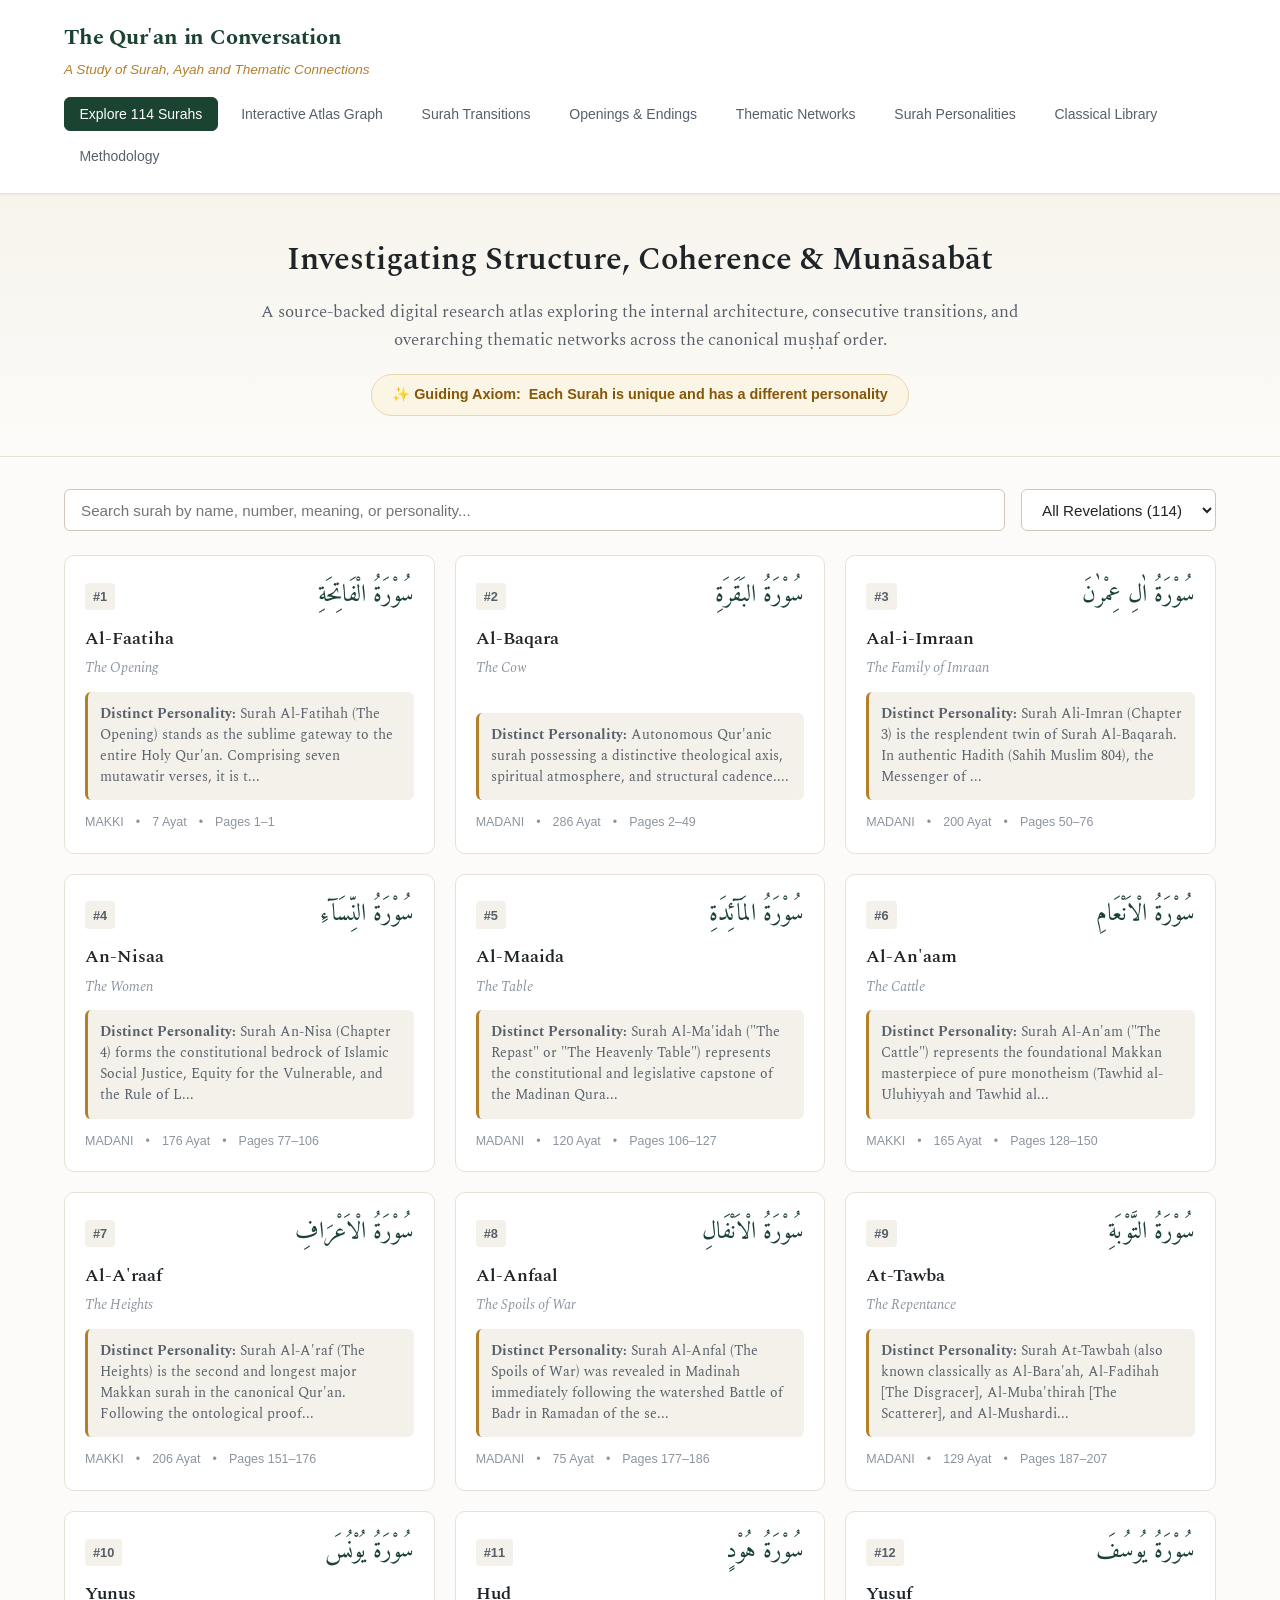
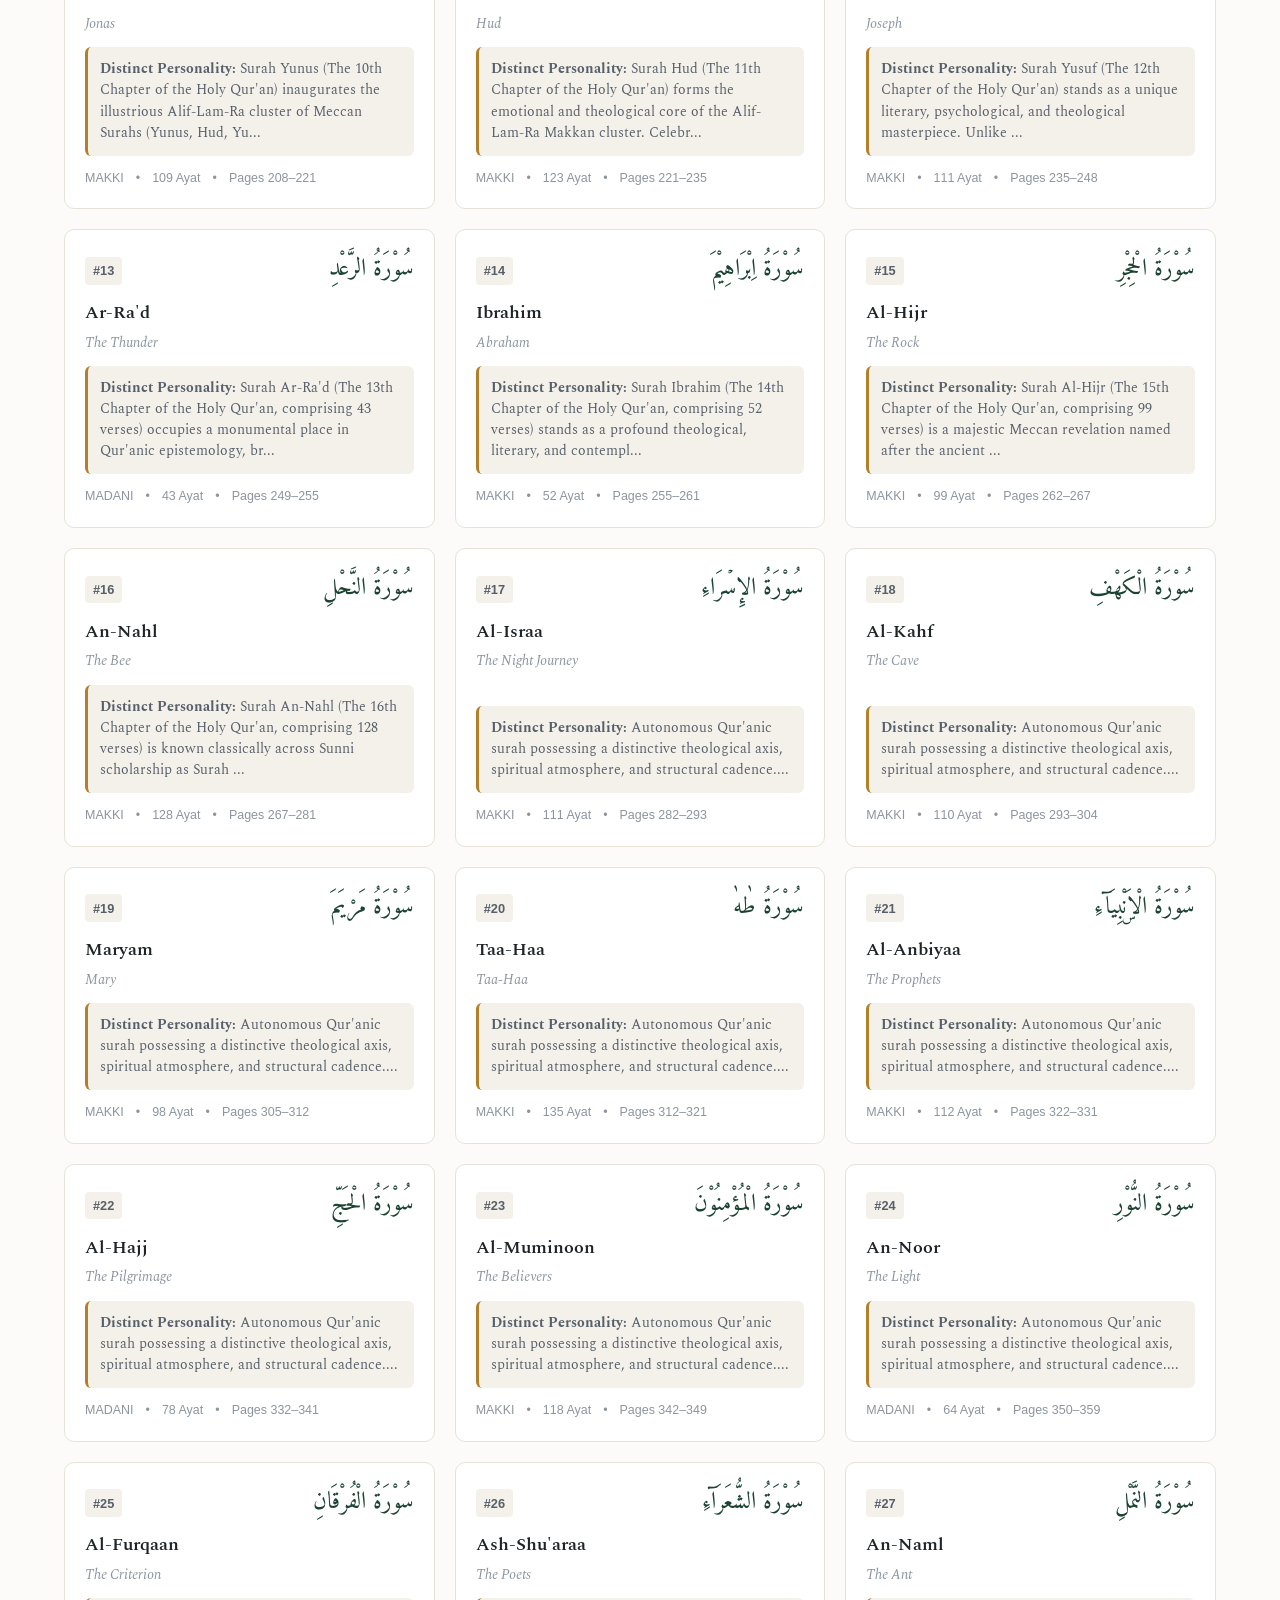
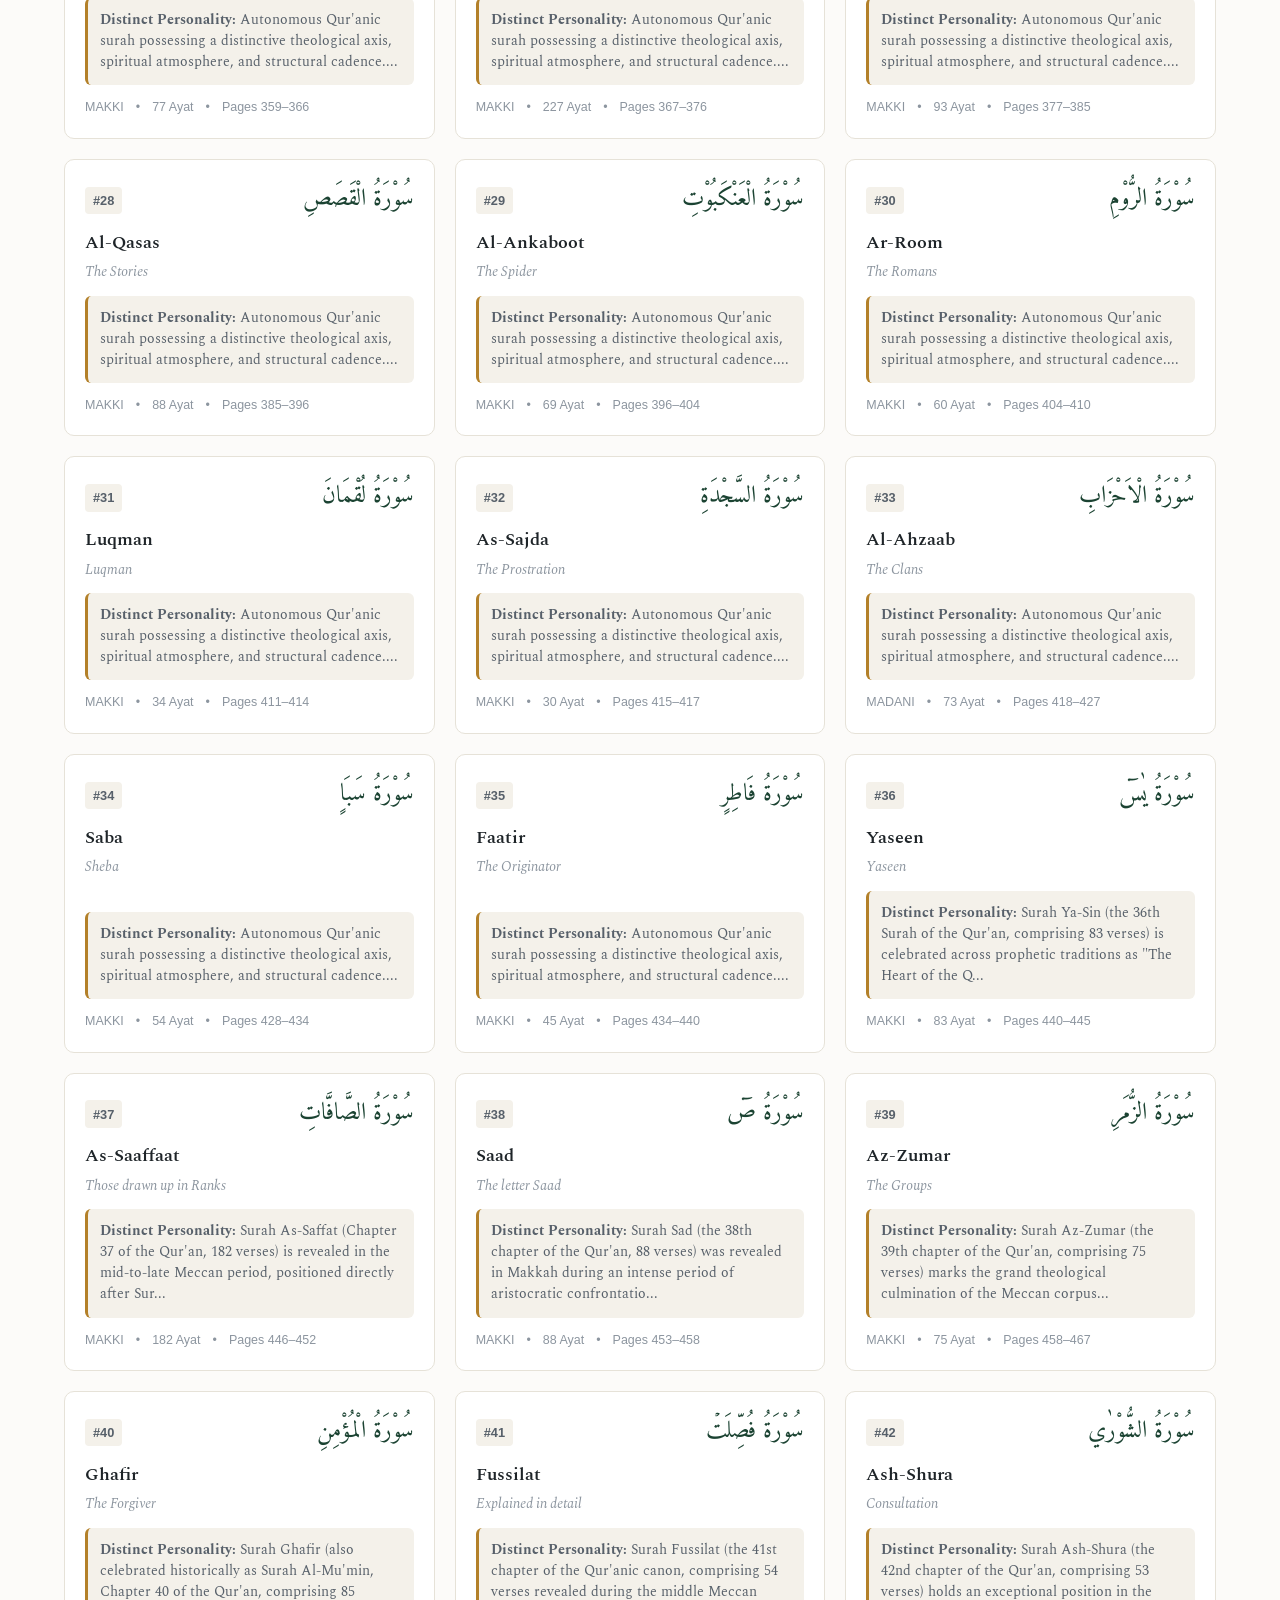
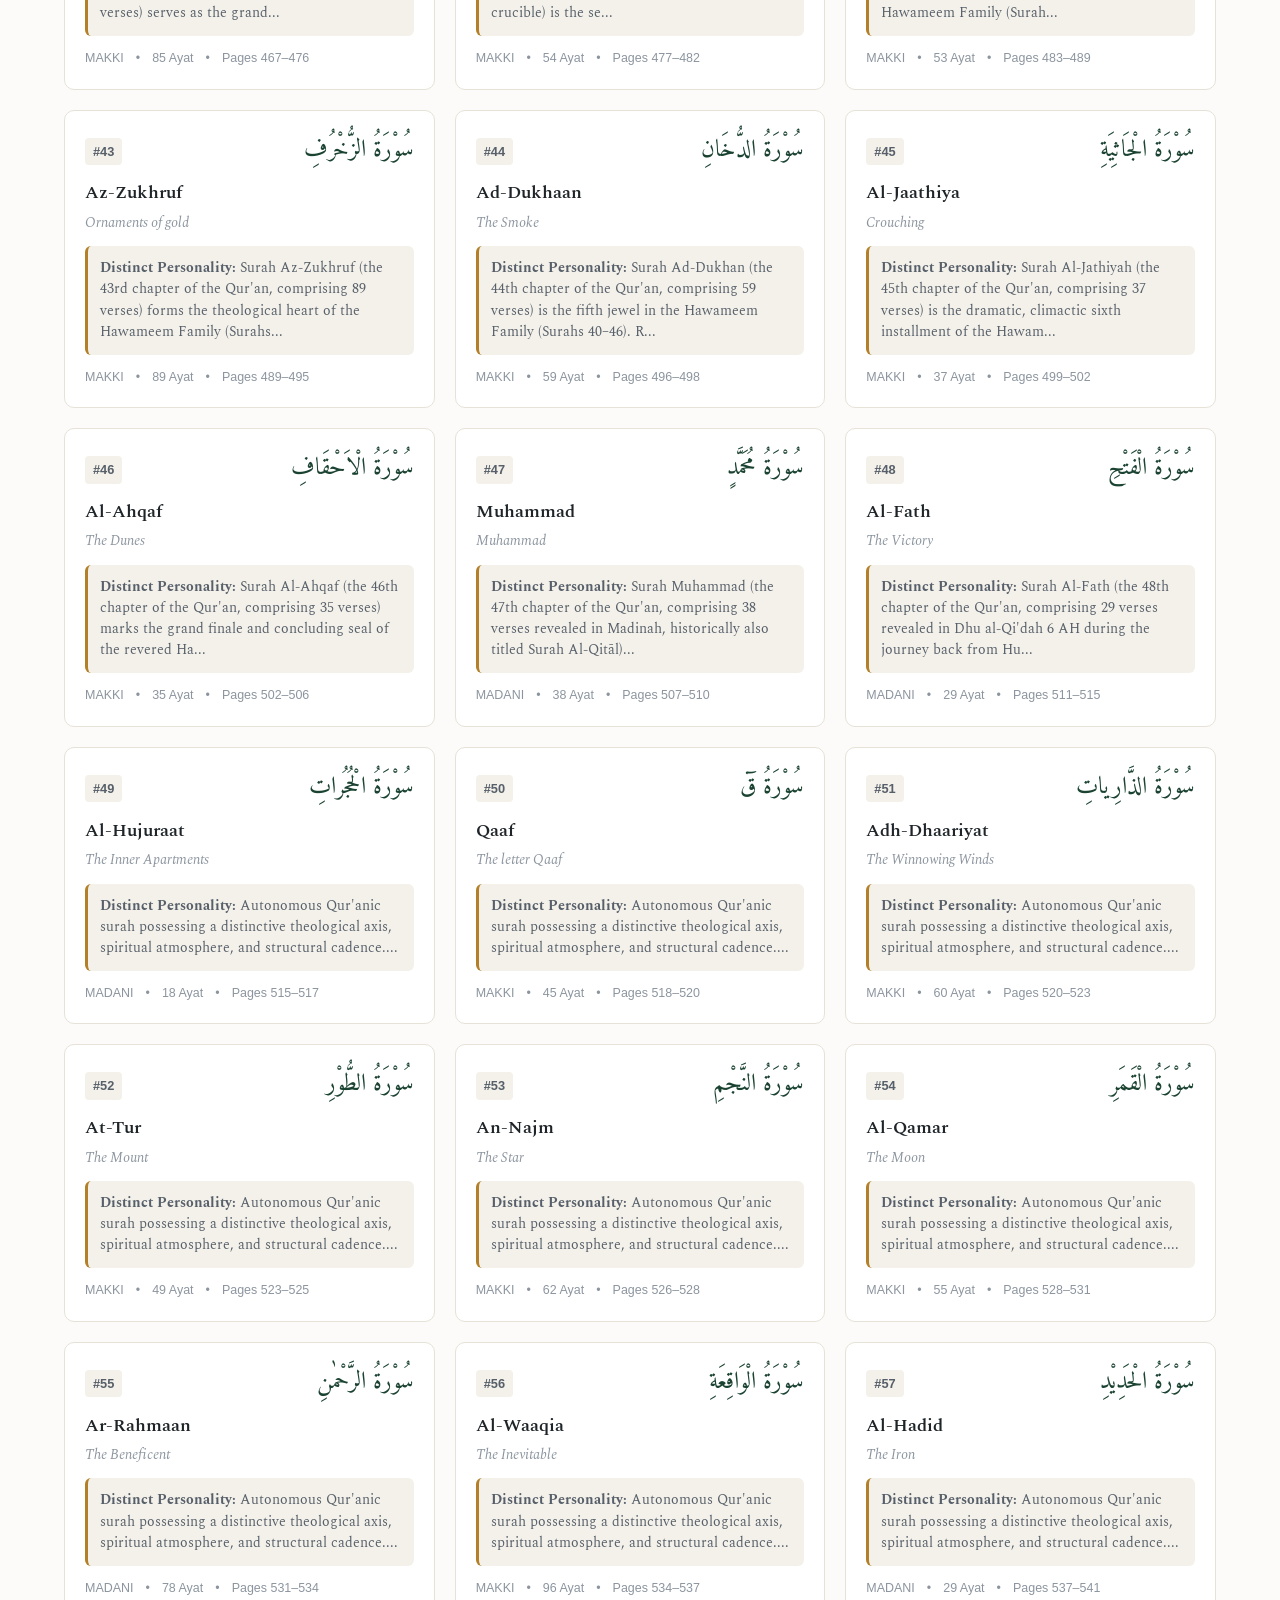
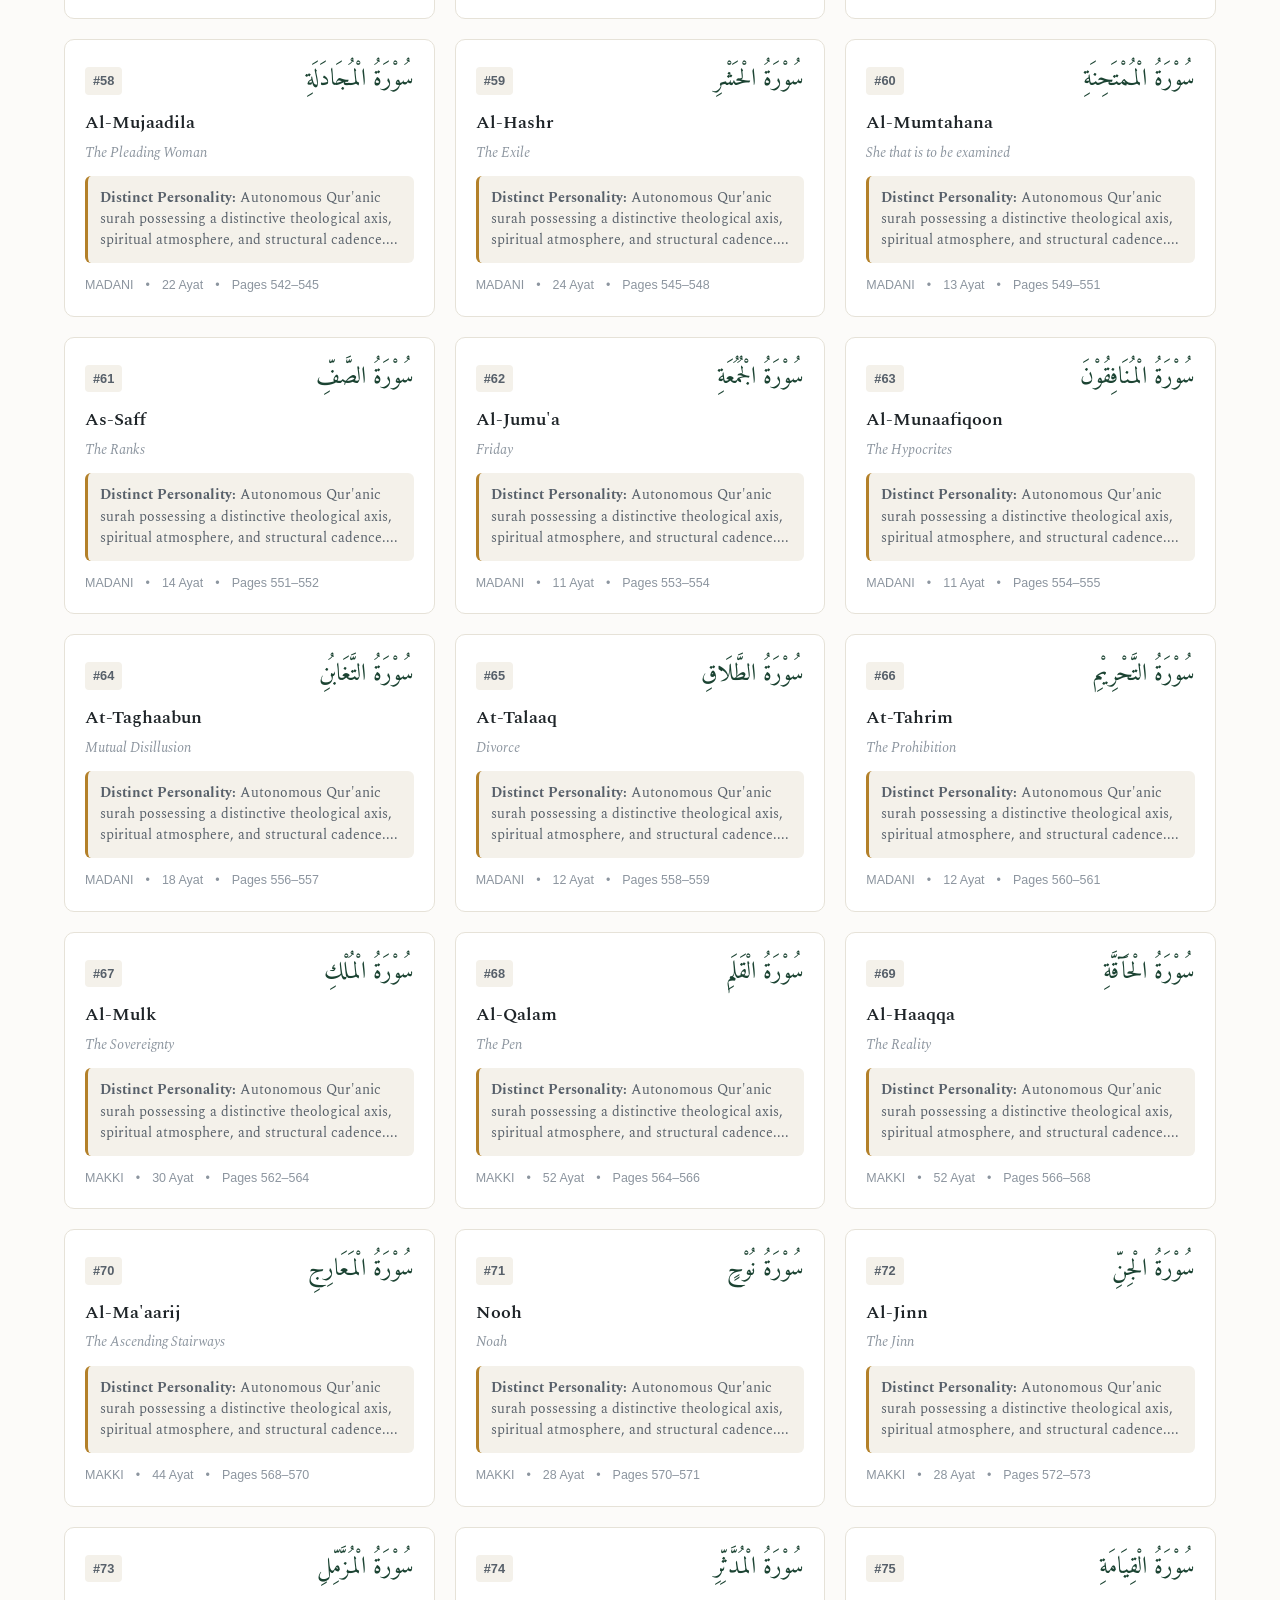
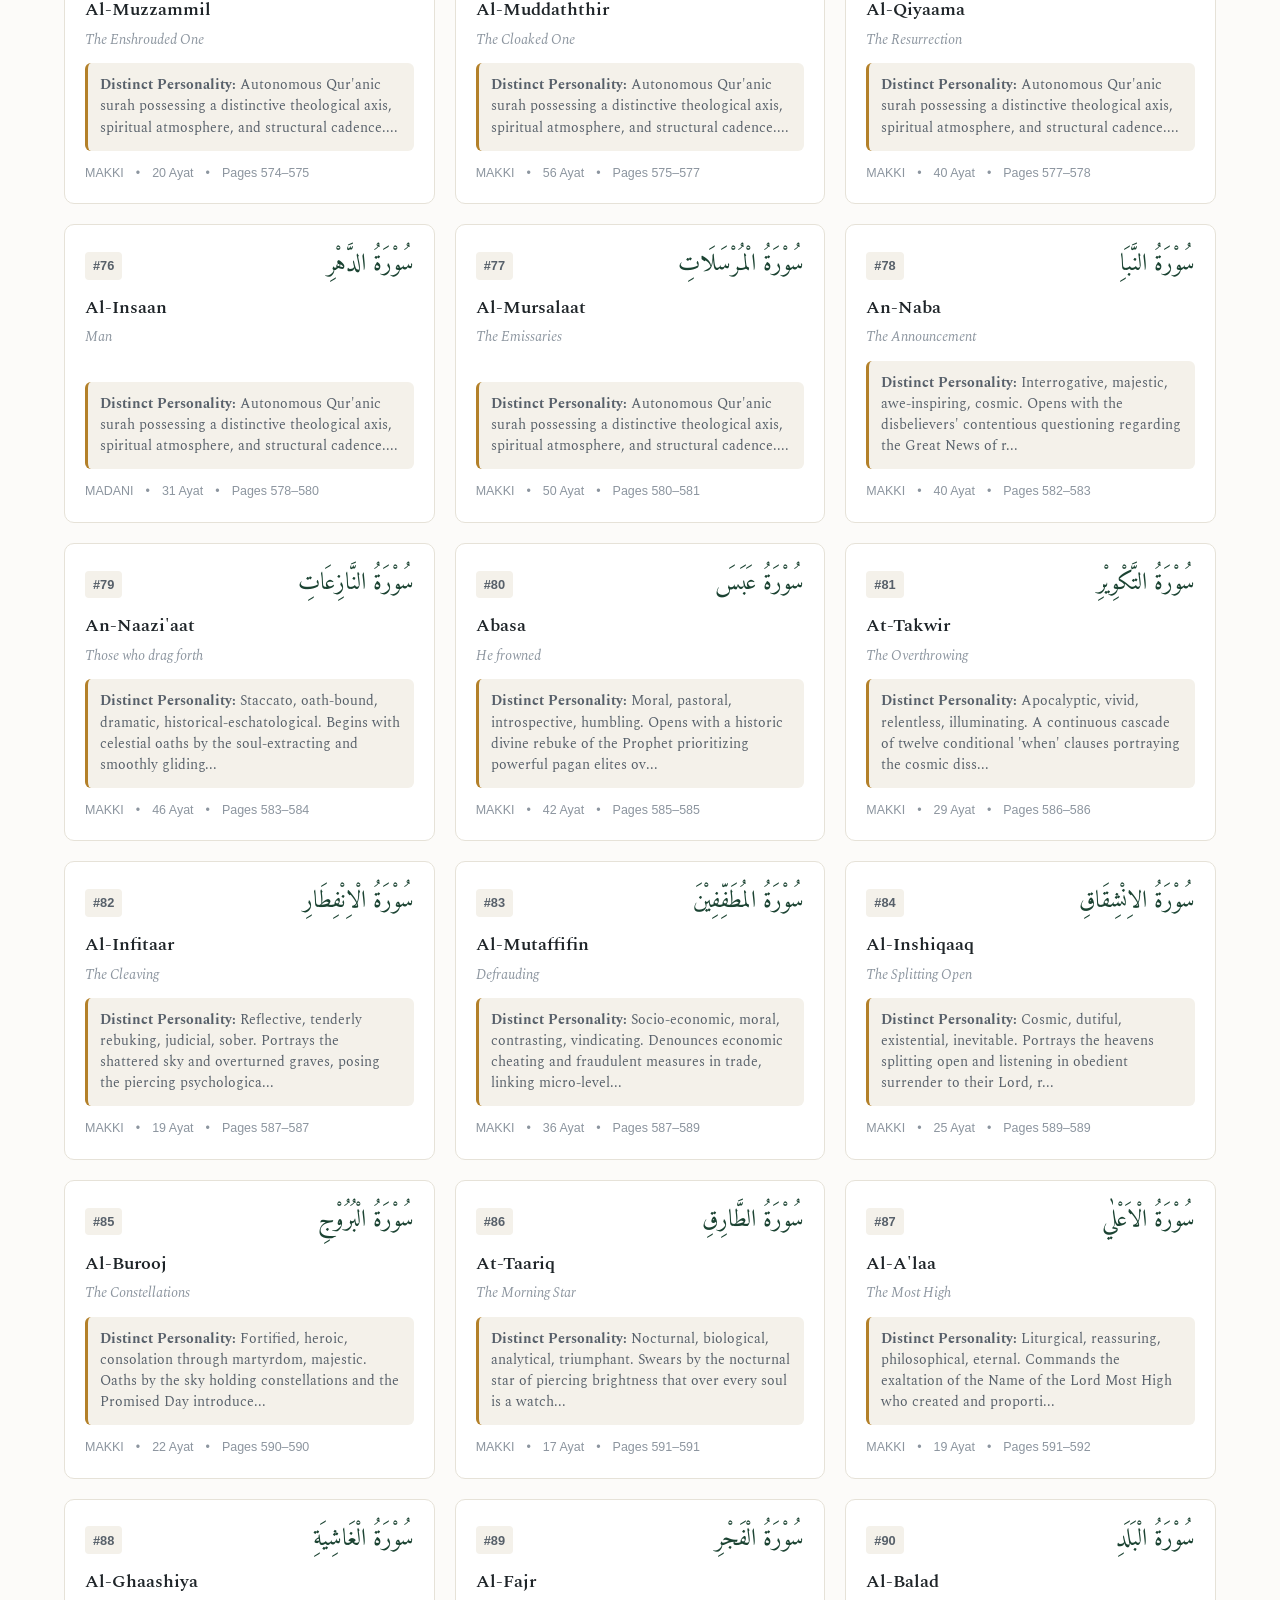
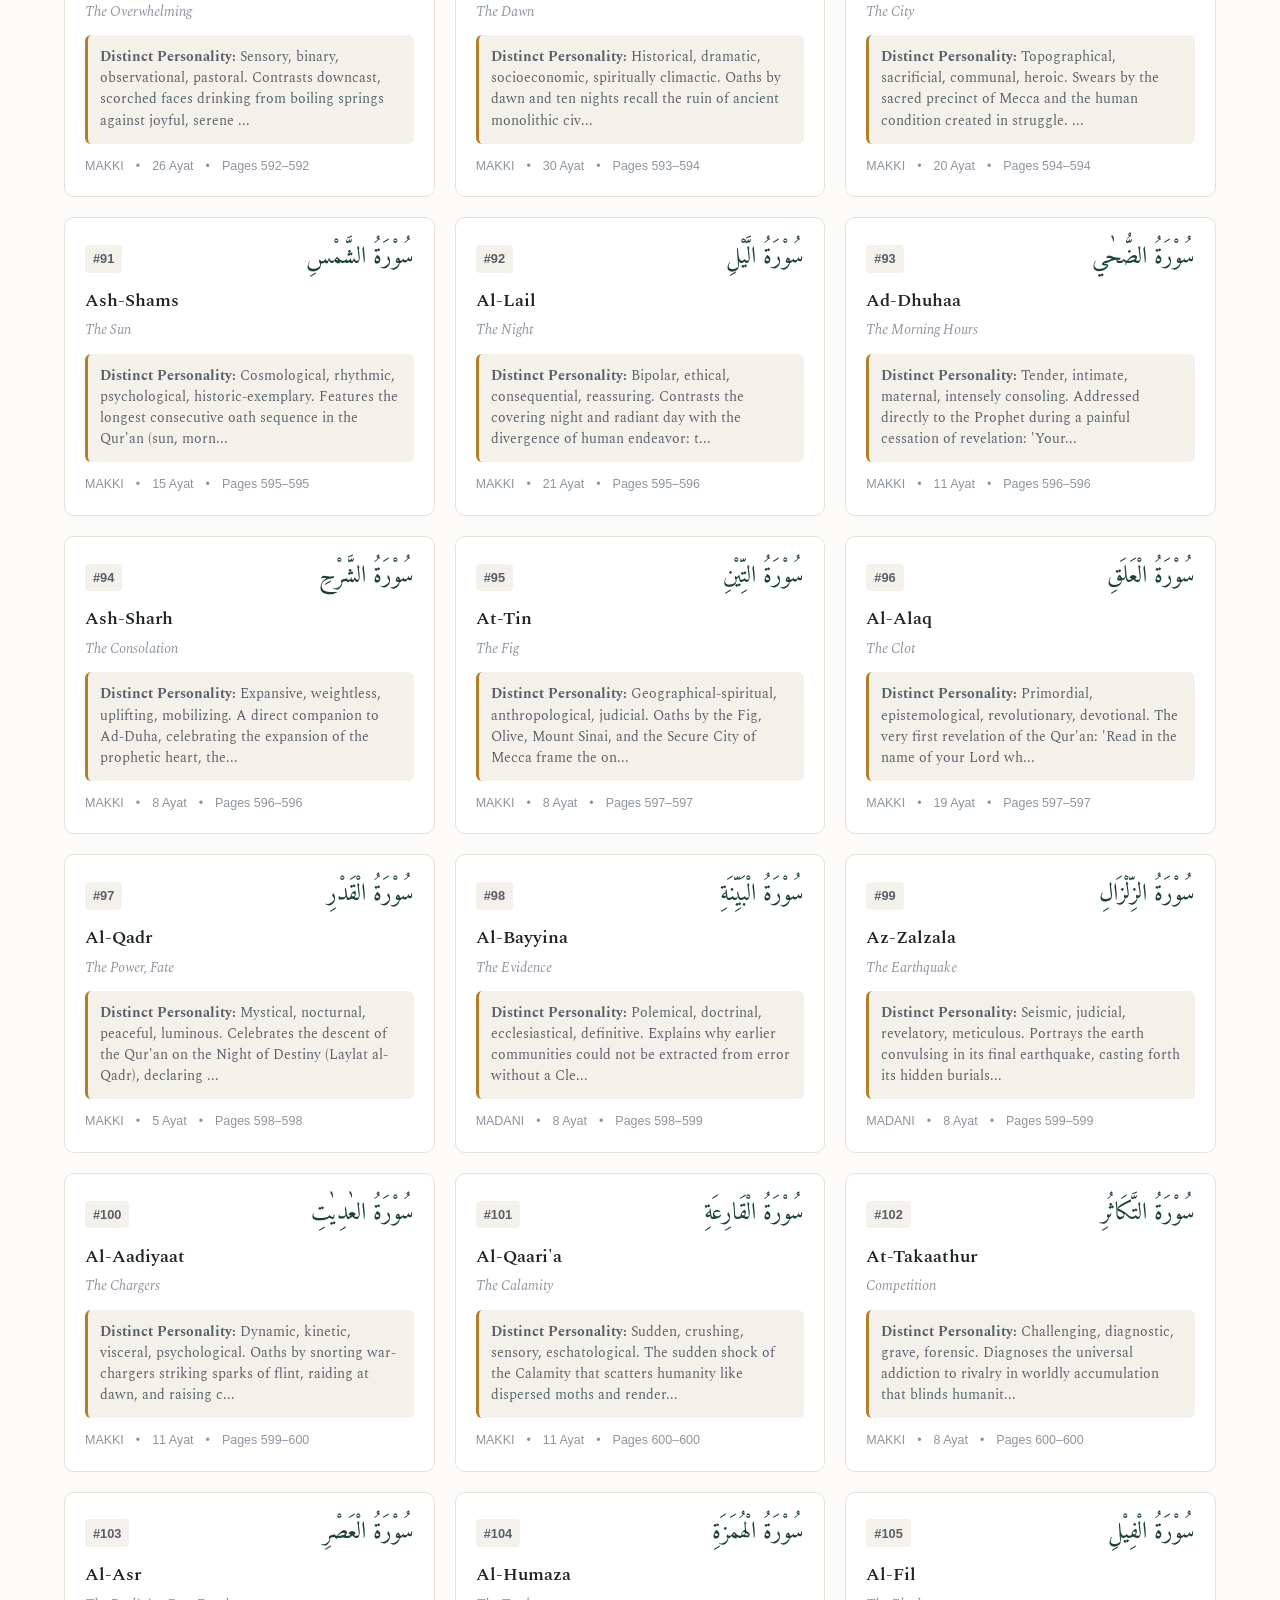
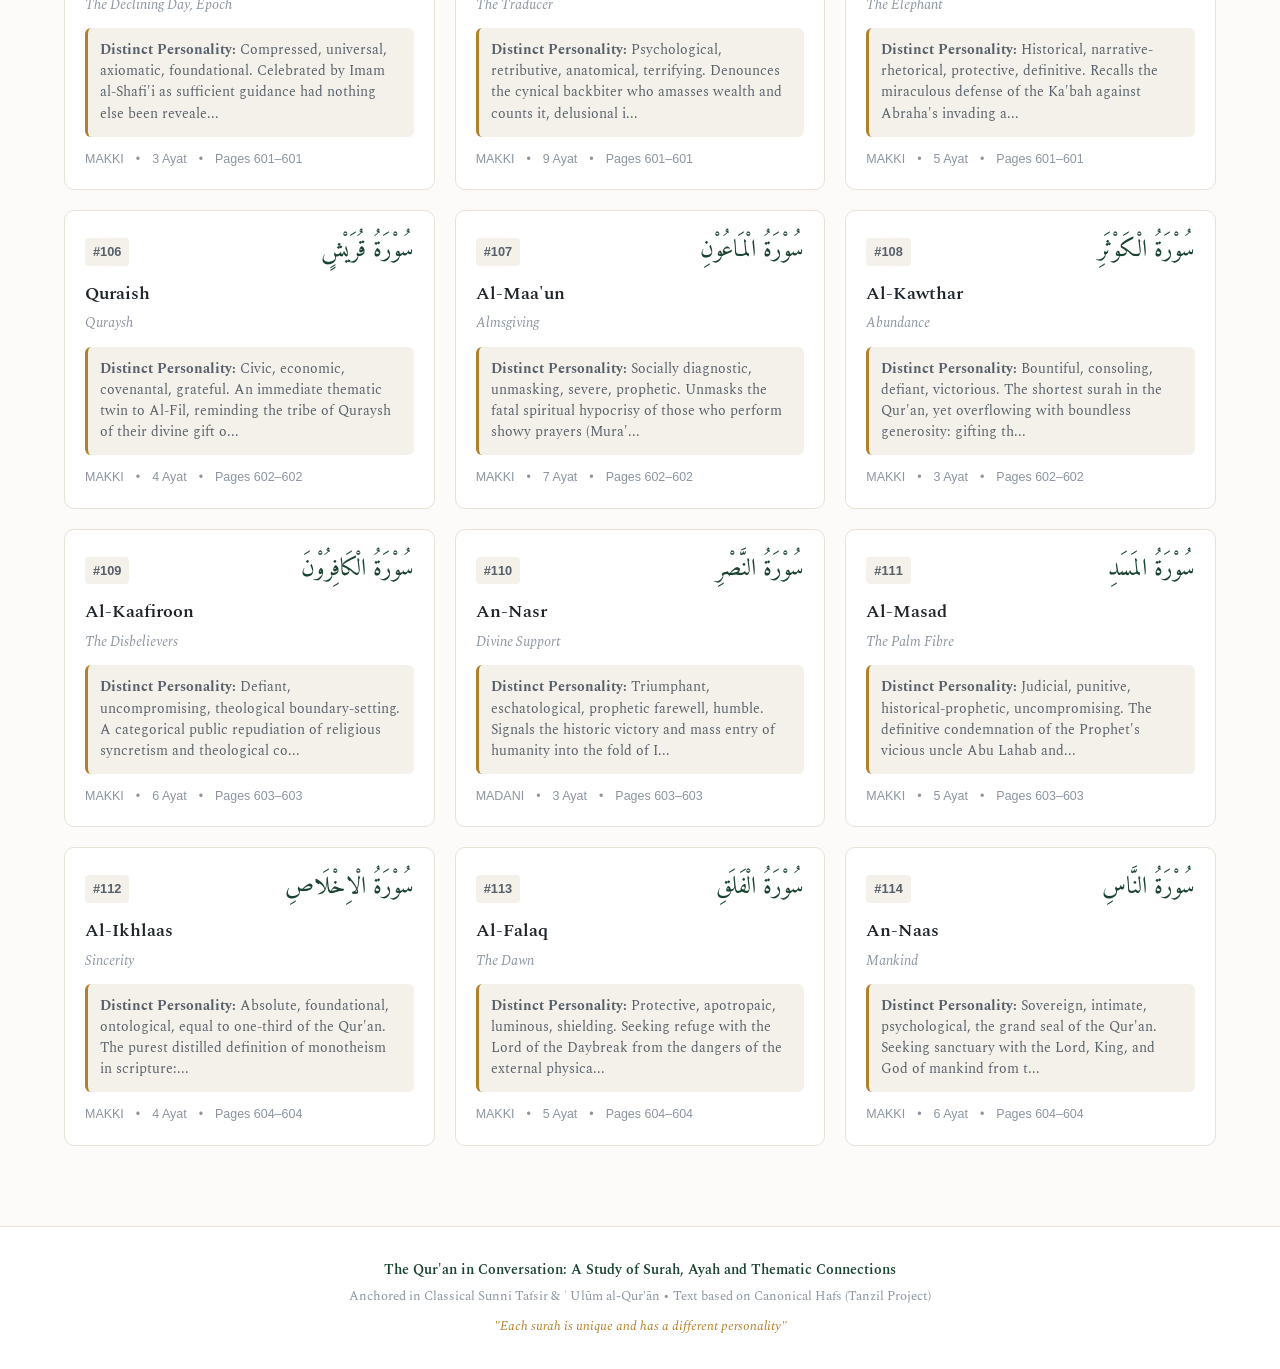
<file: index.html>
<!DOCTYPE html>
<html lang="en">
<head>
  <meta charset="UTF-8">
  <meta name="viewport" content="width=device-width, initial-scale=1.0">
  <title>The Qur'an in Conversation: Interactive Structural Atlas</title>
  <meta http-equiv="refresh" content="0; url=site/">
  <script>
    window.location.replace("site/" + window.location.search + window.location.hash);
  </script>
</head>
<body style="font-family: -apple-system, BlinkMacSystemFont, 'Segoe UI', Roboto, sans-serif; text-align: center; padding: 4rem 1.5rem; background: #fcfbf9; color: #1e2428;">
  <h2 style="color: #1b4332; margin-bottom: 0.5rem;">The Qur'an in Conversation</h2>
  <p style="color: #57606a; margin-bottom: 1.5rem;">A Study of Surah, Ayah and Thematic Connections</p>
  <p style="color: #8c959f; font-size: 0.9rem;">Loading the Interactive Structural Atlas...</p>
  <p style="margin-top: 1.5rem;">
    If you are not redirected automatically, <a href="site/" style="color: #b38029; font-weight: 600; text-decoration: underline;">click here to enter the Atlas</a>.
  </p>
</body>
</html>
</file>
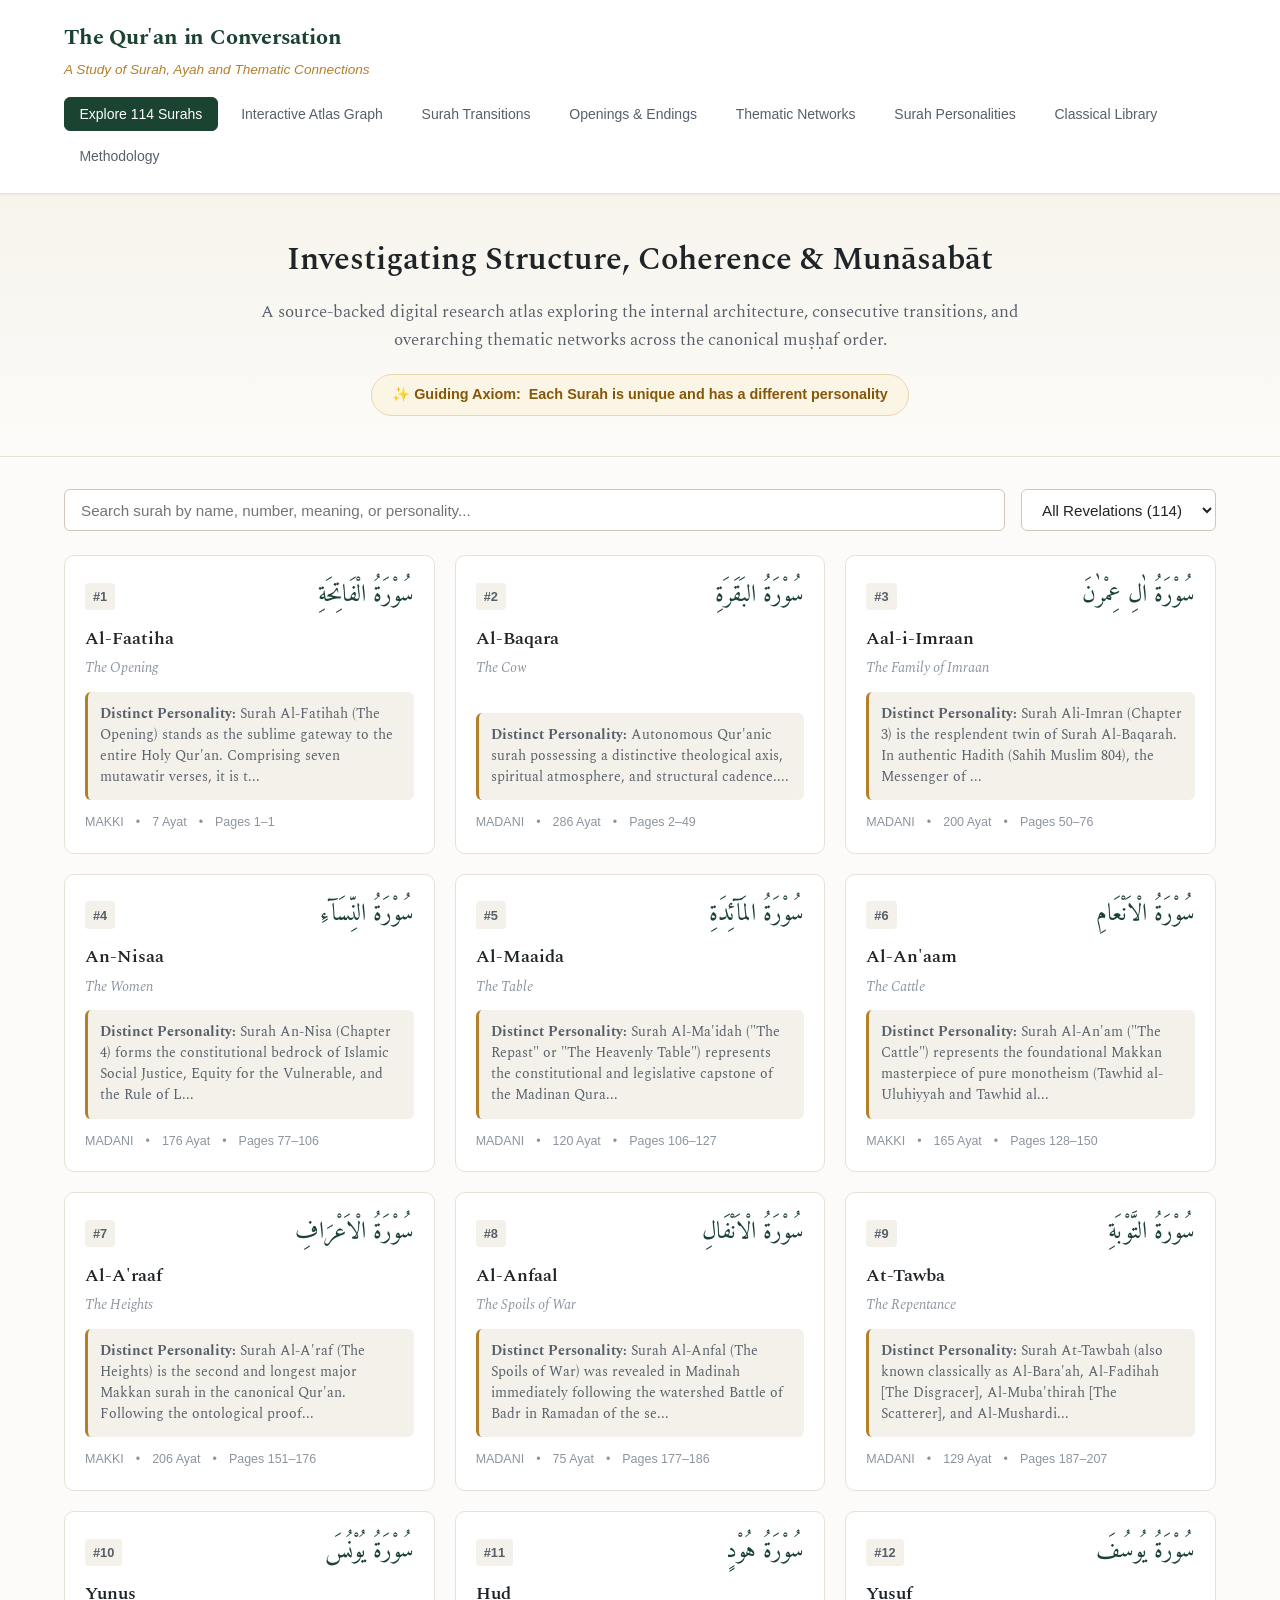
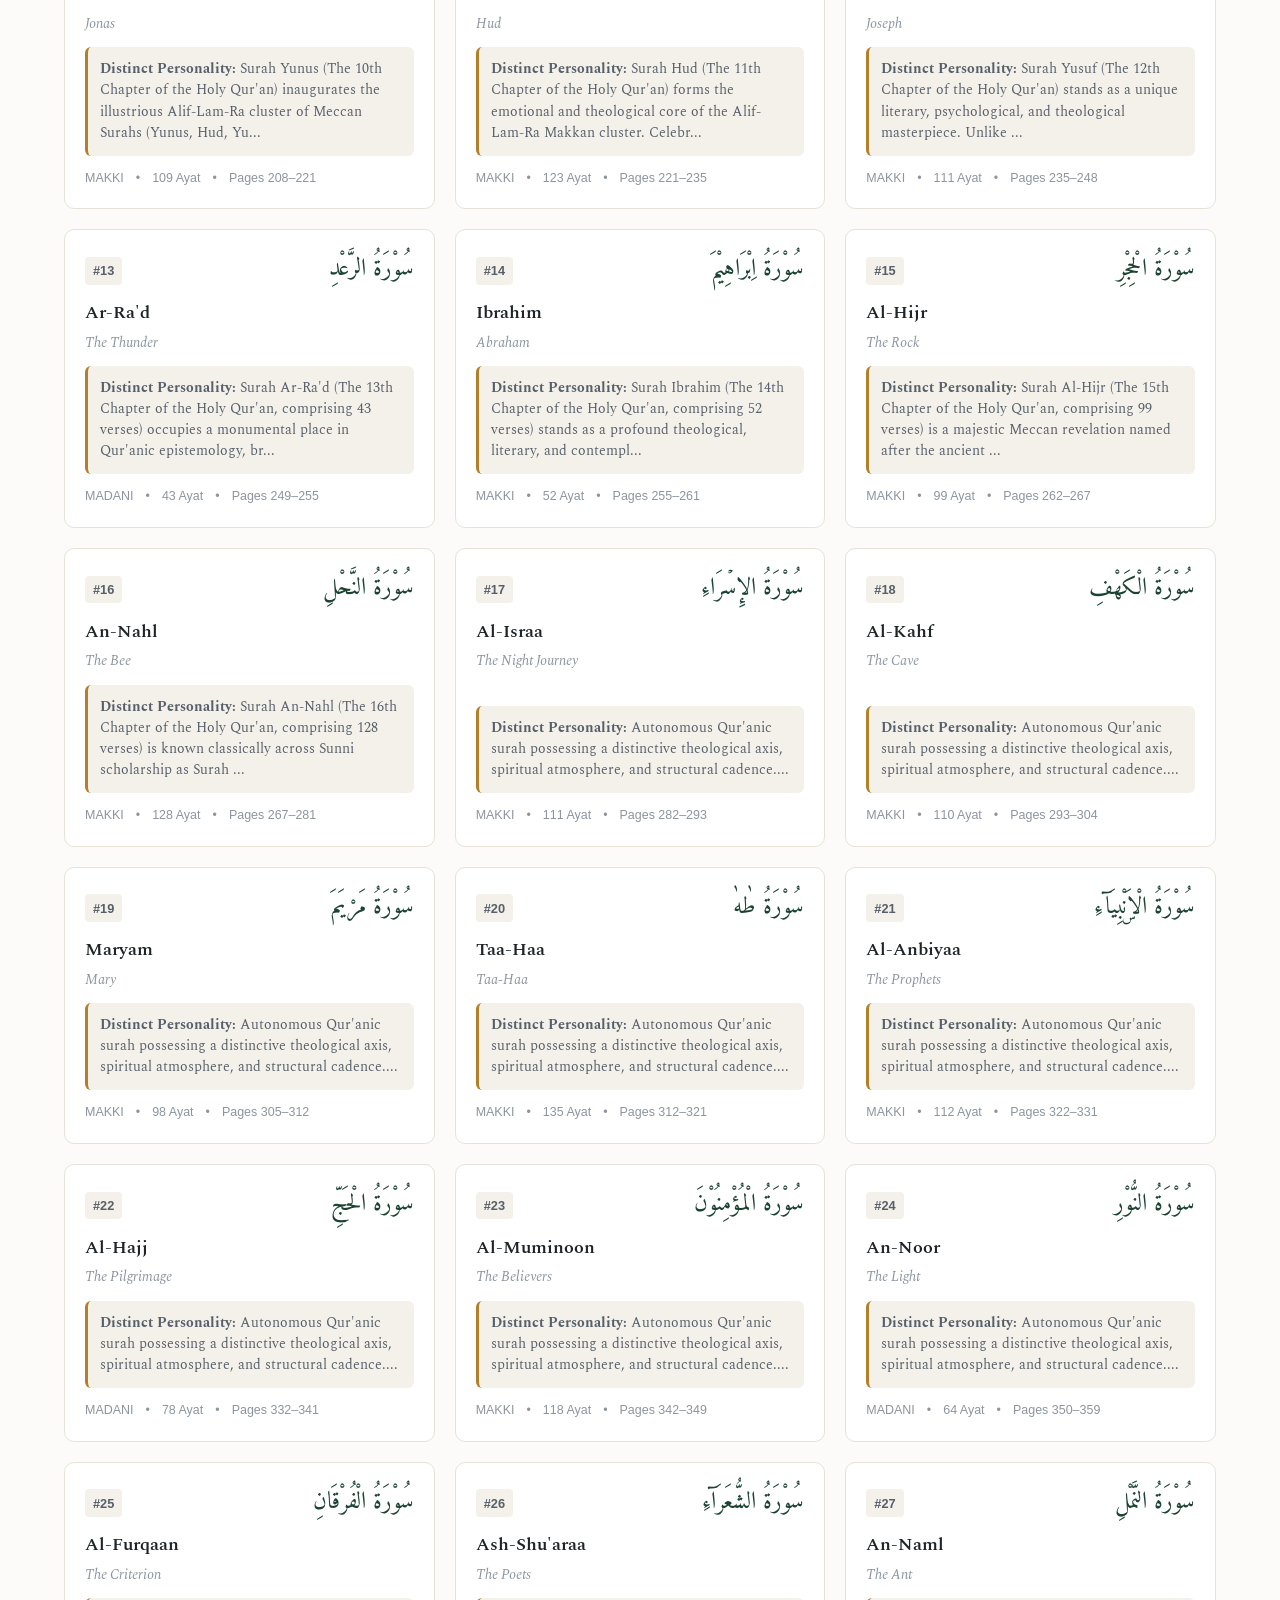
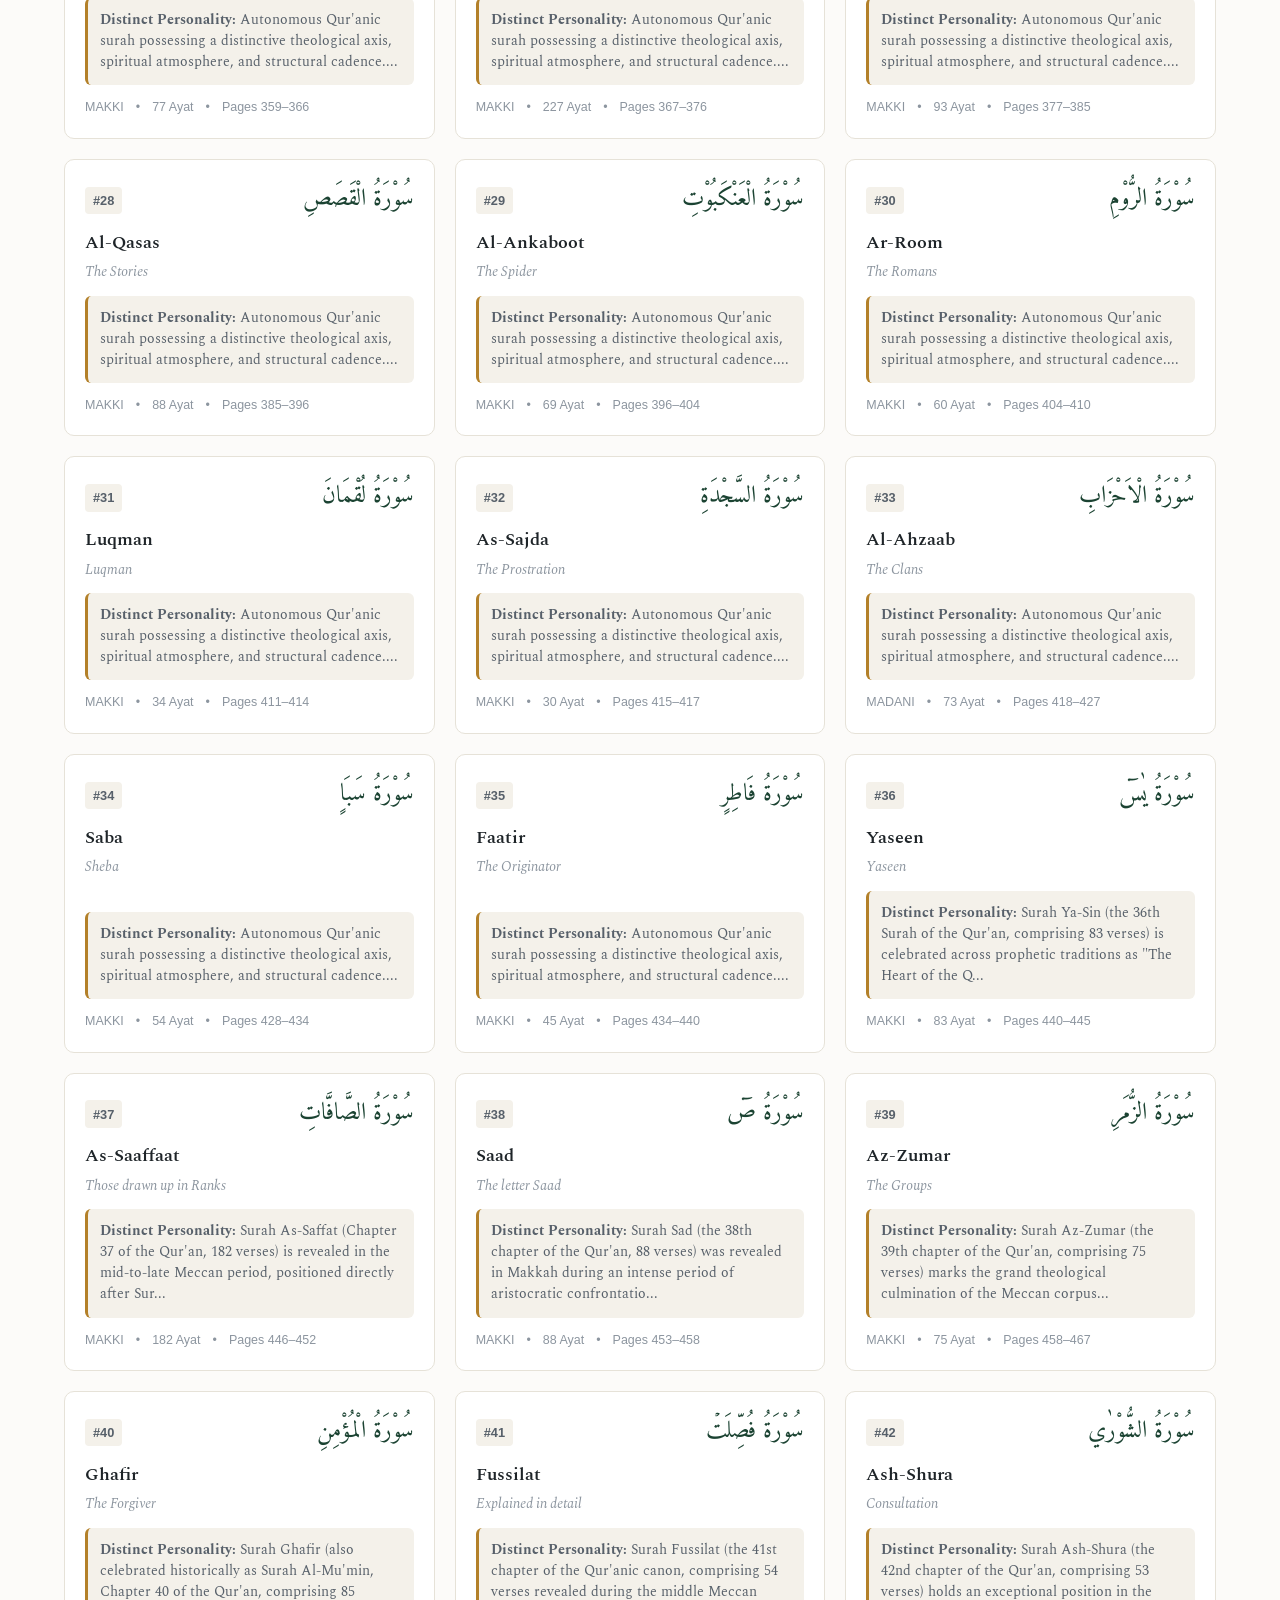
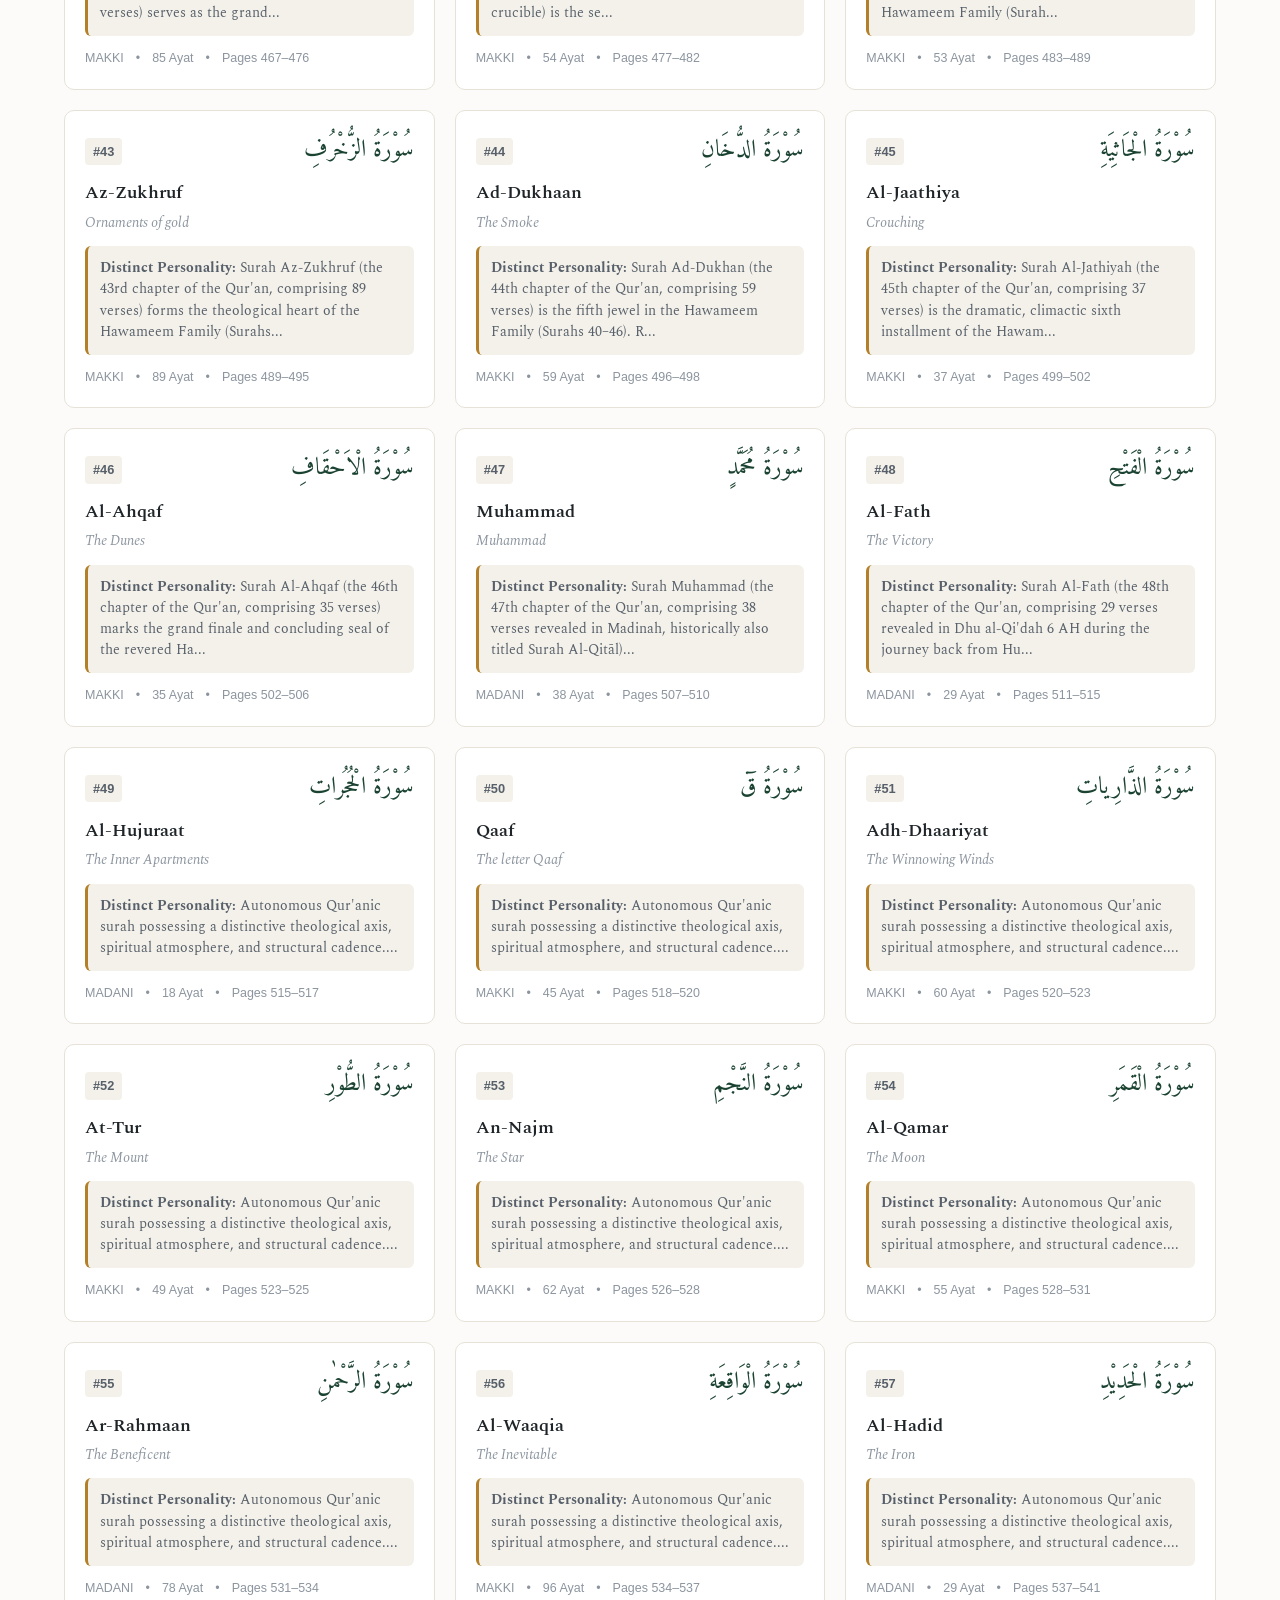
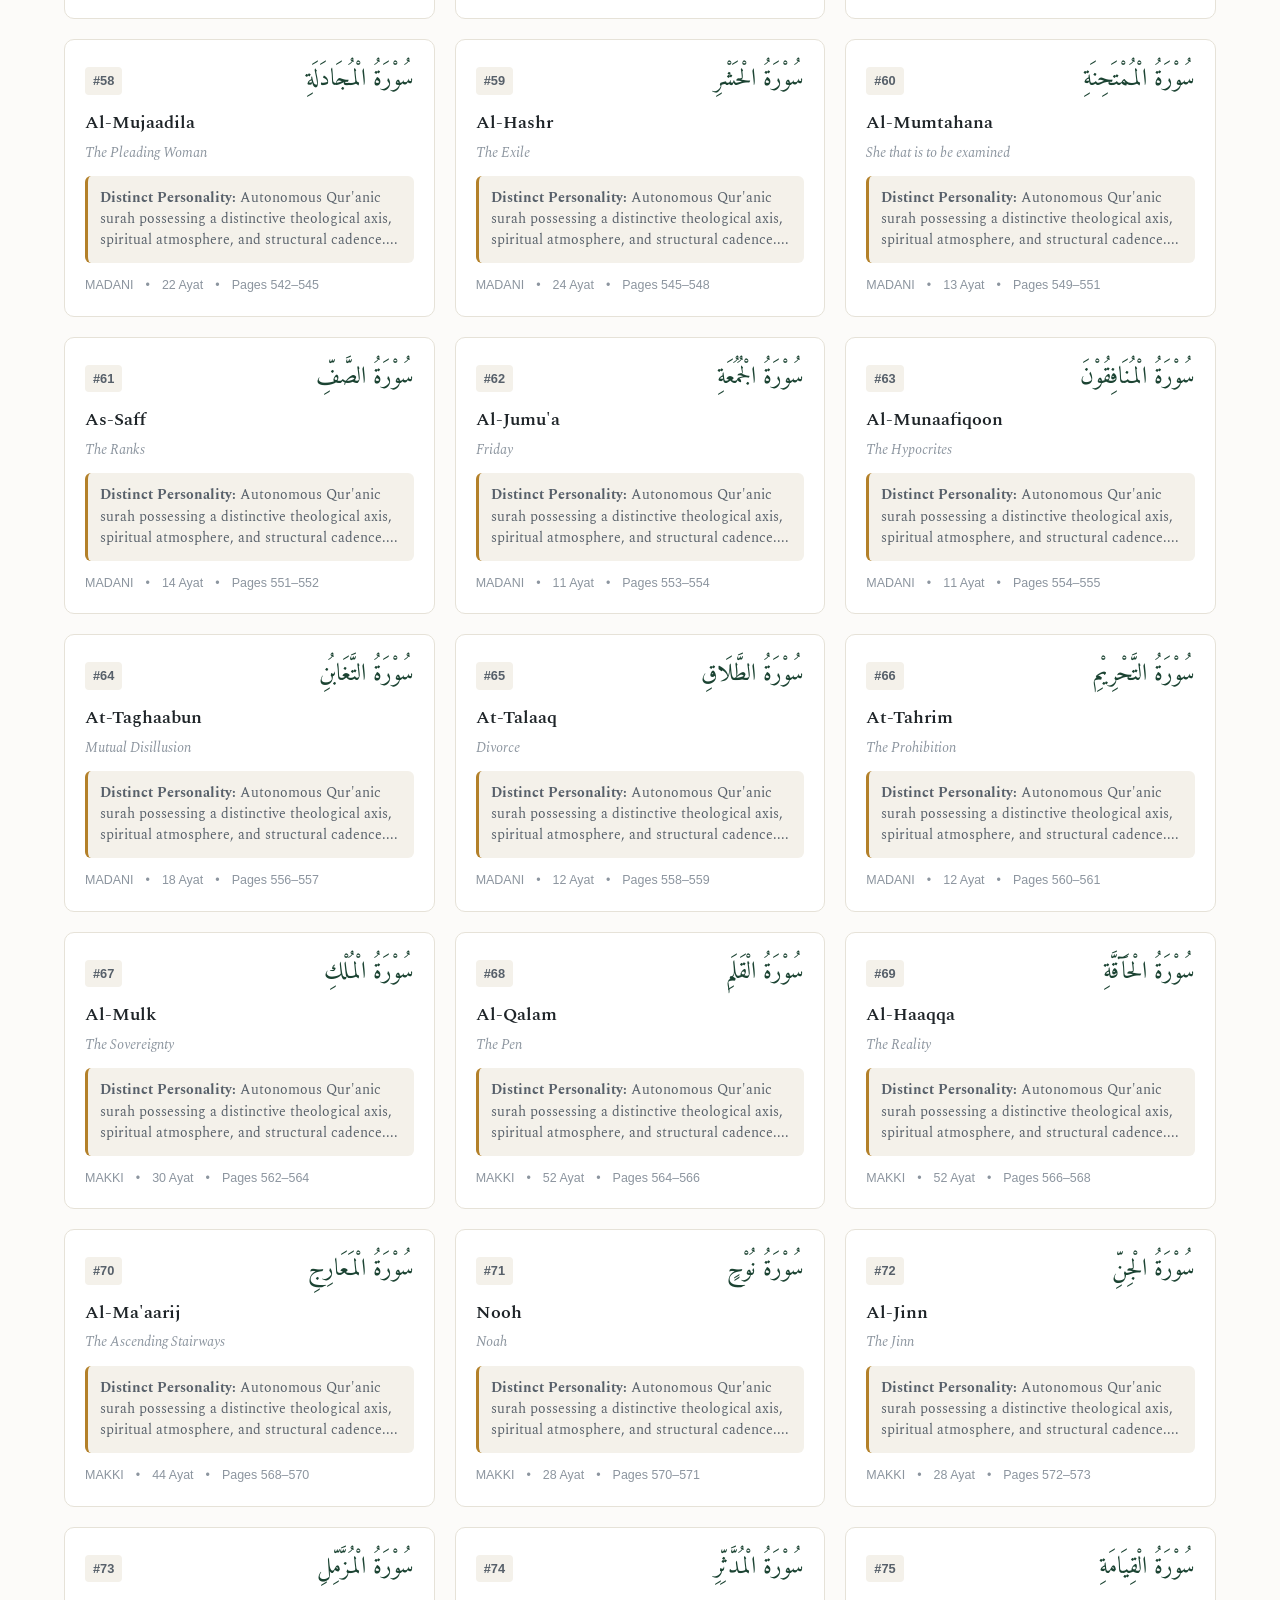
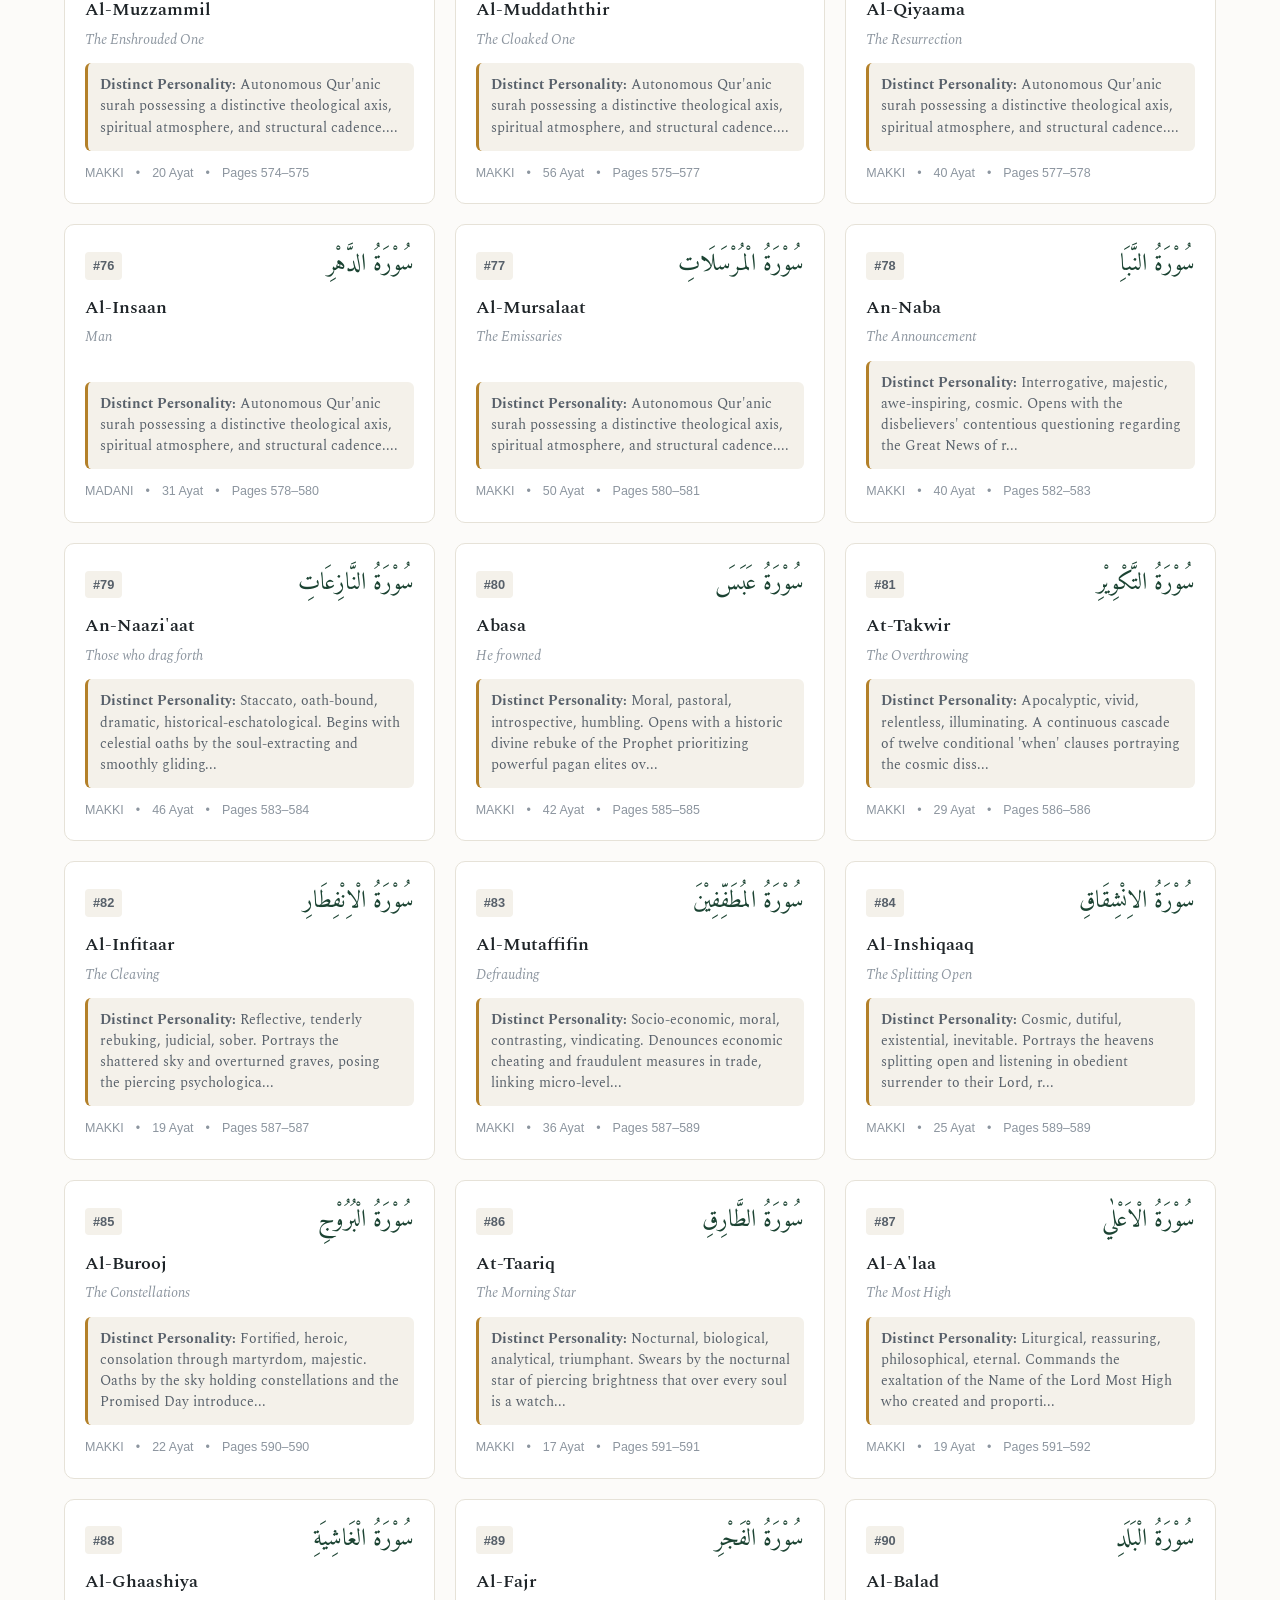
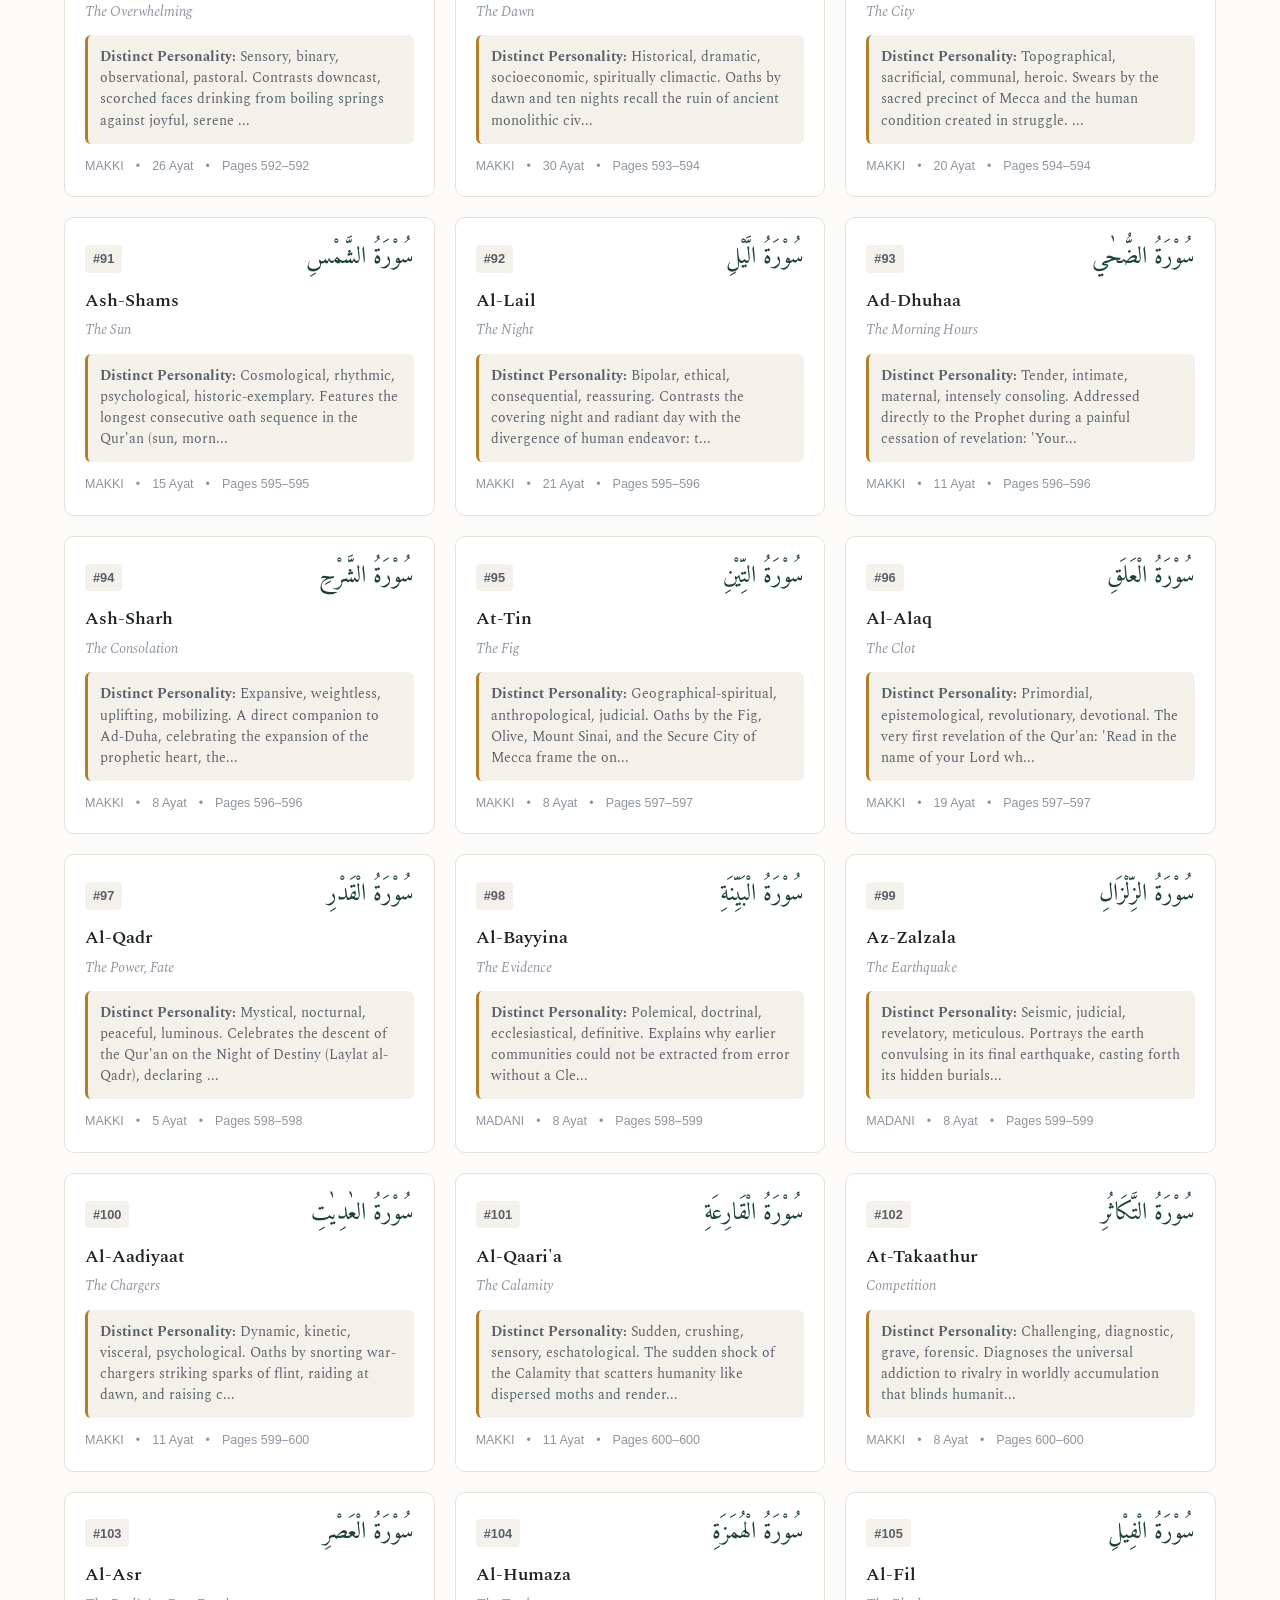
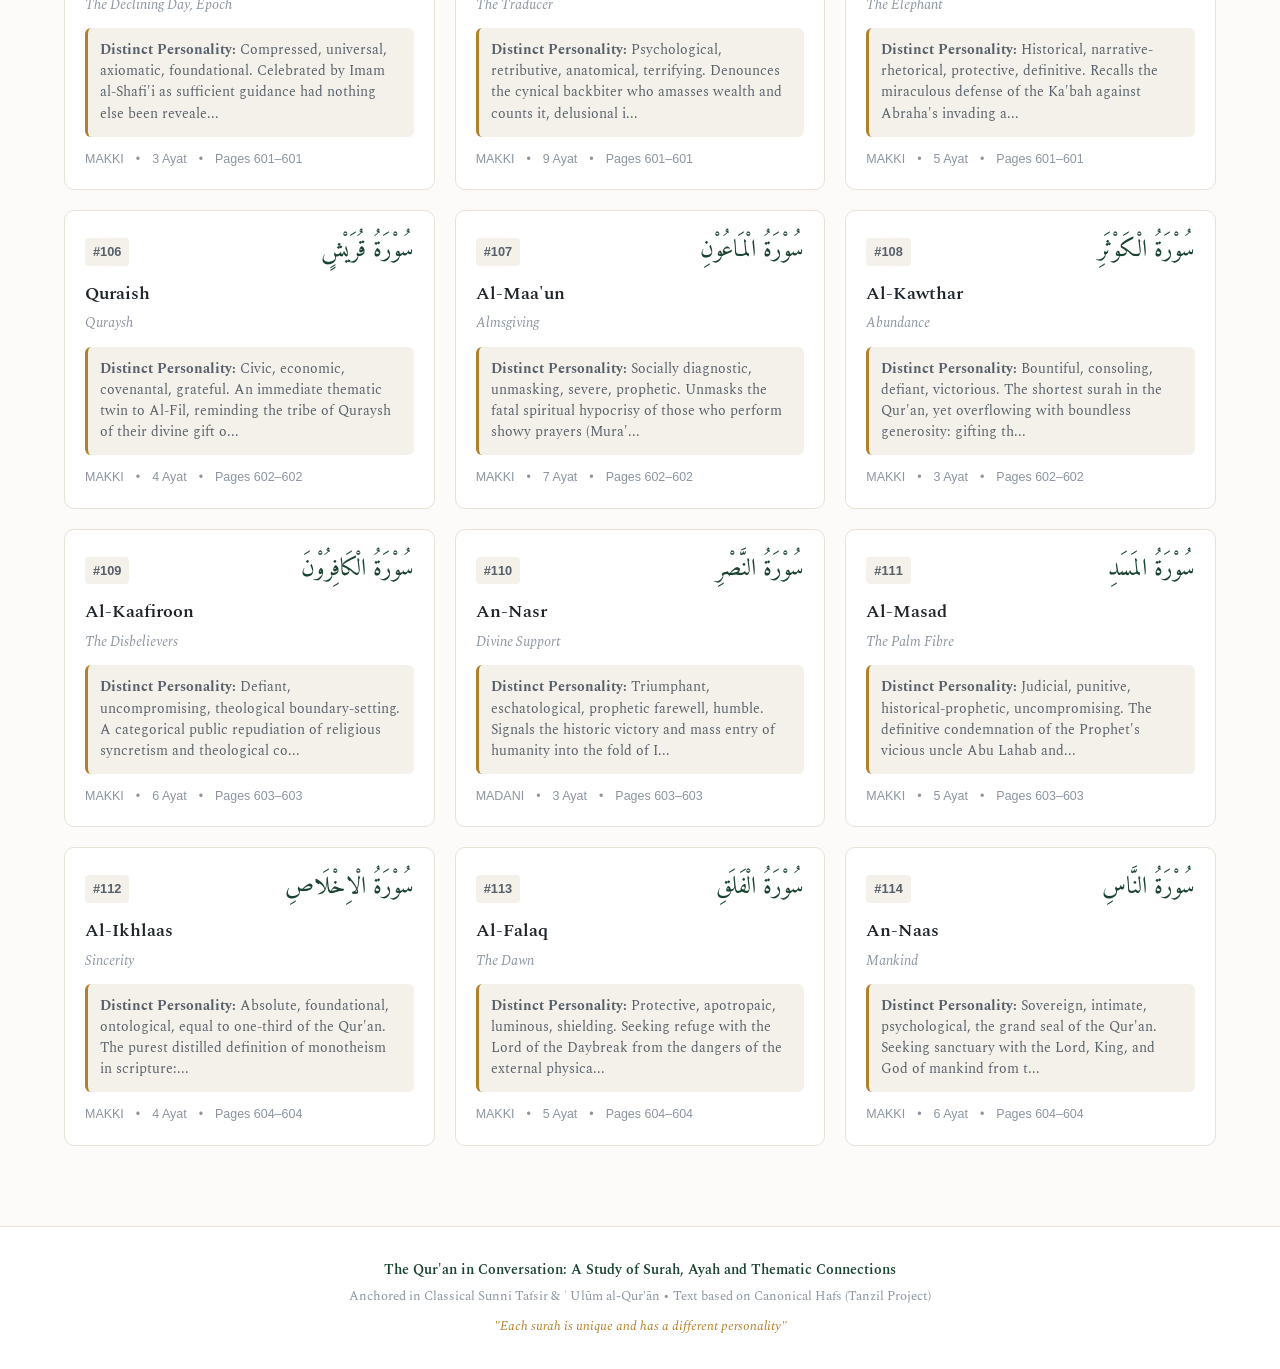
<file: site/index.html>
<!DOCTYPE html>
<html lang="en" dir="ltr">
<head>
  <meta charset="UTF-8">
  <meta name="viewport" content="width=device-width, initial-scale=1.0">
  <title>The Qur'an in Conversation: Surah, Ayah & Thematic Structural Atlas</title>
  <!-- Classical Typography -->
  <link rel="preconnect" href="https://fonts.googleapis.com">
  <link rel="preconnect" href="https://fonts.gstatic.com" crossorigin>
  <link href="https://fonts.googleapis.com/css2?family=Amiri:ital,wght@0,400;0,700;1,400&family=Spectral:ital,wght@0,400;0,600;0,700;1,400&display=swap" rel="stylesheet">
  <link rel="stylesheet" href="assets/style.css">
</head>
<body>

  <!-- Site Header -->
  <header class="site-header">
    <div class="header-inner">
      <div class="site-title">
        <h1>The Qur'an in Conversation</h1>
        <span class="site-slogan">A Study of Surah, Ayah and Thematic Connections</span>
      </div>
      <nav class="main-nav">
        <button class="active" data-tab="tab-surahs">Explore 114 Surahs</button>
        <button data-tab="tab-atlas">Interactive Atlas Graph</button>
        <button data-tab="tab-transitions">Surah Transitions</button>
        <button data-tab="tab-envelopes">Openings & Endings</button>
        <button data-tab="tab-themes">Thematic Networks</button>
        <button data-tab="tab-personalities">Surah Personalities</button>
        <button data-tab="tab-library">Classical Library</button>
        <button data-tab="tab-methodology">Methodology</button>
      </nav>
    </div>
  </header>

  <!-- Hero Section -->
  <section class="hero">
    <div class="hero-content">
      <h2>Investigating Structure, Coherence & Munāsabāt</h2>
      <p>
        A source-backed digital research atlas exploring the internal architecture, consecutive transitions, 
        and overarching thematic networks across the canonical muṣḥaf order.
      </p>
      <div class="axiom-banner">
        <span>✨ Guiding Axiom:</span>
        <span>Each Surah is unique and has a different personality</span>
      </div>
    </div>
  </section>

  <!-- Main Container -->
  <main class="container">

    <!-- Tab 1: Explore 114 Surahs -->
    <section id="tab-surahs" class="tab-panel active">
      <div class="filter-bar">
        <input type="text" id="surahSearch" class="search-input" placeholder="Search surah by name, number, meaning, or personality...">
        <select id="surahFilter" class="filter-select">
          <option value="">All Revelations (114)</option>
          <option value="makki">Makki Surahs</option>
          <option value="madani">Madani Surahs</option>
        </select>
      </div>

      <div id="surahGrid" class="surah-grid">
        <!-- Rendered via JavaScript -->
      </div>
    </section>

    <!-- Tab 2: Interactive Atlas Graph -->
    <section id="tab-atlas" class="tab-panel">
      <div style="margin-bottom: 1.5rem;">
        <h3 style="font-size: 1.5rem; margin-bottom: 0.5rem; color: var(--accent-emerald);">
          Interactive Structural Atlas: Nodes & Transitions
        </h3>
        <p style="color: var(--text-secondary);">
          Interactive network map of verified Qur'anic munāsabāt across canonical clusters. Click any Surah node to view its personality and canonical ayahs, or click any transition edge to inspect the classical exegesis.
        </p>
      </div>

      <!-- Newbie Quick-Start Guide -->
      <div class="newbie-guide-card">
        <div class="newbie-guide-header">
          <span class="guide-icon">🌱</span>
          <div>
            <strong style="font-size: 1.05rem; color: var(--accent-emerald);">New to Qur'an Structure? A Quick Guide for Beginners:</strong>
            <p style="font-size: 0.9rem; color: var(--text-secondary); margin-top: 0.2rem;">
              The chapters of the Qur'an are not random or placed by accident. They are in a deep, continuous <strong>conversation</strong>. The end of each chapter hands the baton directly to the start of the next!
            </p>
          </div>
        </div>
        <div class="newbie-steps">
          <div class="step-item">
            <span class="step-num">1</span>
            <div><strong>Click any Box (Surah):</strong> Discover its unique spiritual "vibe" (personality) and read its verses in Arabic and English.</div>
          </div>
          <div class="step-item">
            <span class="step-num">2</span>
            <div><strong>Click any Arrow (Transition):</strong> See the "handshake" explained in plain English, with classical evidence underneath.</div>
          </div>
          <div class="step-item">
            <span class="step-num">3</span>
            <div><strong>Switch Storylines (Buttons below):</strong> Explore thematic journeys—from building community laws to stories of resilience and cosmic praise.</div>
          </div>
        </div>
      </div>

      <!-- Cluster Selector Bar -->
      <div class="cluster-selector-bar" id="atlasClusterBar">
        <button class="cluster-btn active" data-cluster="all">All Researched Clusters (60 Surahs, 67 Transitions)</button>
        <button class="cluster-btn" data-cluster="tiwal">The Seven Long Surahs (1–9)</button>
        <button class="cluster-btn" data-cluster="prophetic">Prophetic & Wisdom (10–18)</button>
        <button class="cluster-btn" data-cluster="narrative">Deliverance & Prophecy (19–28)</button>
        <button class="cluster-btn" data-cluster="hawamim">The Ḥawāmīm Silk Brocades (40–46)</button>
        <button class="cluster-btn" data-cluster="eschatological">Cosmic Signs (54–57)</button>
        <button class="cluster-btn" data-cluster="musabbihat">The Musabbiḥāt & Order (57–66)</button>
        <button class="cluster-btn" data-cluster="final">Final Surahs & Cosmic Seal (105–114 & 114➔1)</button>
      </div>

      <!-- Dynamic Layman Cluster Storyline Card -->
      <div id="clusterStorylineCard" class="cluster-storyline-card">
        <!-- Rendered dynamically via JavaScript -->
      </div>

      <!-- SVG Graph Canvas -->
      <div class="atlas-canvas-container" id="atlasCanvasContainer">
        <svg id="atlasSvg" width="100%" height="450" viewBox="0 0 1100 450"></svg>
      </div>

      <!-- Edge Inspector Box -->
      <div id="atlasEdgeInspector" class="atlas-inspector" style="display: none;">
        <div class="inspector-header">
          <h4 id="inspectorTitle" style="color: var(--accent-emerald); font-size: 1.15rem;">Selected Transition</h4>
          <button id="closeInspectorBtn" class="badge badge-reltype" style="cursor: pointer; border: none;">Close &times;</button>
        </div>
        <div id="inspectorContent"></div>
      </div>
    </section>

    <!-- Tab 3: Surah Transitions -->
    <section id="tab-transitions" class="tab-panel">
      <div style="margin-bottom: 1.5rem;">
        <h3 style="font-size: 1.5rem; margin-bottom: 0.5rem; color: var(--accent-emerald);">
          Sequential Surah Transitions (Munāsabāt al-Suwar)
        </h3>
        <p style="color: var(--text-secondary); margin-bottom: 1rem;">
          Classical Sunni analysis of adjacent surah handoffs, examining how terminal verses lead directly into the subsequent surah's opening.
        </p>
        <div class="cluster-selector-bar" id="transitionClusterBar">
          <button class="cluster-btn active" data-cluster="all">All Transitions (67)</button>
          <button class="cluster-btn" data-cluster="tiwal">Surahs 1–9</button>
          <button class="cluster-btn" data-cluster="prophetic">Surahs 10–18</button>
          <button class="cluster-btn" data-cluster="narrative">Surahs 19–28</button>
          <button class="cluster-btn" data-cluster="hawamim">Ḥawāmīm (40–47)</button>
          <button class="cluster-btn" data-cluster="eschatological">Surahs 54–57</button>
          <button class="cluster-btn" data-cluster="musabbihat">Musabbiḥāt (57–66)</button>
          <button class="cluster-btn" data-cluster="final">Final Cluster (105–114 & 114➔1)</button>
        </div>
      </div>
      <div id="transitionsList" class="relationship-list">
        <!-- Rendered via JavaScript -->
      </div>
    </section>

    <!-- Tab 3: Openings & Endings -->
    <section id="tab-envelopes" class="tab-panel">
      <div style="margin-bottom: 1.5rem;">
        <h3 style="font-size: 1.5rem; margin-bottom: 0.5rem; color: var(--accent-emerald);">
          Opening & Ending Correspondences (Maṭāliʿ wa Maqāṭiʿ)
        </h3>
        <p style="color: var(--text-secondary);">
          Specialized investigations into how surahs conclude by returning to, completing, intensifying, or answering their opening propositions.
        </p>
      </div>
      <div id="envelopeList" class="relationship-list">
        <!-- Rendered via JavaScript -->
      </div>
    </section>

    <!-- Tab 4: Thematic Networks -->
    <section id="tab-themes" class="tab-panel">
      <div style="margin-bottom: 1.5rem;">
        <h3 style="font-size: 1.5rem; margin-bottom: 0.5rem; color: var(--accent-emerald);">
          Cross-Qur'anic Thematic Networks
        </h3>
        <p style="color: var(--text-secondary);">
          Tracing recurring divine themes, covenants, cosmic signs, and prophetic invocations across the Qur'an without homogenizing distinct contexts.
        </p>
      </div>
      <div id="themesList" class="relationship-list">
        <!-- Rendered via JavaScript -->
      </div>
    </section>

    <!-- Tab 5: Surah Personalities Showcase -->
    <section id="tab-personalities" class="tab-panel">
      <div style="margin-bottom: 1.5rem;">
        <h3 style="font-size: 1.5rem; margin-bottom: 0.5rem; color: var(--accent-emerald);">
          Surah Personalities & Atmospheric Profiles (All 114 Surahs)
        </h3>
        <p style="color: var(--text-secondary);">
          Every surah in the Holy Qur'an possesses an autonomous spiritual identity, a distinctive rhetorical voice, and a unique emotional atmosphere (<em>Jaww al-Sūrah</em>).
        </p>
      </div>
      <div id="personalitiesList" class="relationship-list">
        <!-- Rendered via JavaScript -->
      </div>
    </section>

    <!-- Tab 6: Classical Library -->
    <section id="tab-library" class="tab-panel">
      <div style="margin-bottom: 1.5rem;">
        <h3 style="font-size: 1.5rem; margin-bottom: 0.5rem; color: var(--accent-emerald);">
          Registered Classical Sunni Sources
        </h3>
        <p style="color: var(--text-secondary);">
          The verified bibliographic foundation governing all claims, citations, and structural observations in this atlas.
        </p>
      </div>
      <div id="libraryGrid" class="library-grid">
        <!-- Rendered via JavaScript -->
      </div>
    </section>

    <!-- Tab 7: Methodology -->
    <section id="tab-methodology" class="tab-panel">
      <div style="max-width: 800px; margin: 0 auto; background: var(--bg-card); padding: 2rem; border-radius: var(--radius-md); border: 1px solid var(--border-light);">
        <h3 style="font-size: 1.6rem; color: var(--accent-emerald); margin-bottom: 1rem;">
          Research Method & Disciplinary Discipline
        </h3>
        
        <h4 style="font-size: 1.2rem; margin-top: 1.25rem; margin-bottom: 0.5rem;">1. Sunni Hermeneutical Grounding</h4>
        <p style="color: var(--text-secondary); margin-bottom: 1rem;">
          All interpretive claims must derive from recognised Sunni authorities: Al-Ṭabarī, Al-Baghawī, Al-Qurṭubī, Ibn Kathīr, 
          Fakhr al-Dīn al-Rāzī, Ibn ʿĀshūr, Al-Biqāʿī, Ibn al-Zubayr al-Gharnāṭī, Al-Zarkashī, and Al-Suyūṭī. 
          Unattributed internet claims, sectarian polemics, and numerological speculations ("hidden codes") are strictly excluded.
        </p>

        <h4 style="font-size: 1.2rem; margin-top: 1.25rem; margin-bottom: 0.5rem;">2. Rigorous Confidence Hierarchy</h4>
        <p style="color: var(--text-secondary); margin-bottom: 1rem;">
          Every connection is explicitly labeled with its evidentiary weight:
        </p>
        <ul style="margin-left: 1.5rem; color: var(--text-secondary); line-height: 1.8;">
          <li><strong>Explicitly stated by a classical mufassir:</strong> Directly documented with exact volume and page.</li>
          <li><strong>Supported by multiple tafsir sources:</strong> Concurred by multiple independent classical authorities.</li>
          <li><strong>Classical scholarly observation:</strong> Formulated by a scholar but subject to ongoing evaluation.</li>
          <li><strong>Textually observable:</strong> Clear textual handoff or shared phrasing without forced theological extrapolation.</li>
          <li><strong>Research hypothesis:</strong> Clearly flagged speculative connection awaiting peer review.</li>
        </ul>

        <h4 style="font-size: 1.2rem; margin-top: 1.25rem; margin-bottom: 0.5rem;">3. No Forced Coherence</h4>
        <p style="color: var(--text-secondary); margin-bottom: 1rem;">
          We do not assume every surah pair shares a simplistic thematic slogan, nor do we impose artificial ring compositions 
          or chiasms that distort the authentic text. Distinctive personalities are honored without homogenizing the Qur'an.
        </p>
      </div>
    </section>

  </main>

  <!-- Surah Modal Container -->
  <div id="surahModal" class="modal-overlay">
    <div class="modal-content">
      <button id="modalClose" class="modal-close">&times;</button>
      <div id="modalBody">
        <!-- Rendered via JavaScript -->
      </div>
    </div>
  </div>

  <!-- Site Footer -->
  <footer class="site-footer">
    <div style="max-width: 800px; margin: 0 auto;">
      <p style="font-weight: 600; color: var(--accent-emerald); margin-bottom: 0.25rem;">
        The Qur'an in Conversation: A Study of Surah, Ayah and Thematic Connections
      </p>
      <p style="font-size: 0.82rem; margin-bottom: 0.5rem;">
        Anchored in Classical Sunni Tafsir & ʿUlūm al-Qur'ān • Text based on Canonical Hafs (Tanzil Project)
      </p>
      <p style="font-size: 0.8rem; font-style: italic; color: var(--accent-gold);">
        "Each surah is unique and has a different personality"
      </p>
    </div>
  </footer>

  <script src="assets/app.js"></script>
</body>
</html>
</file>
<file: site/assets/style.css>
/* The Qur'an in Conversation - Research Atlas Stylesheet */
:root {
  --bg-primary: #fcfbf9;
  --bg-card: #ffffff;
  --bg-subtle: #f4f1ea;
  --bg-highlight: #fef9ed;
  --text-primary: #1e2428;
  --text-secondary: #57606a;
  --text-muted: #8c959f;
  --accent-emerald: #1b4332;
  --accent-emerald-light: #2d6a4f;
  --accent-gold: #b38029;
  --accent-gold-soft: #fbf5e6;
  --border-light: #e6e2d8;
  --border-dark: #cfc8b8;
  
  --font-arabic: 'Amiri', 'Traditional Arabic', 'Scheherazade New', 'Scheherazade', serif;
  --font-serif: 'Spectral', 'Georgia', serif;
  --font-sans: -apple-system, BlinkMacSystemFont, "Segoe UI", Roboto, Helvetica, Arial, sans-serif;
  
  --shadow-sm: 0 1px 3px rgba(0,0,0,0.05);
  --shadow-md: 0 4px 12px rgba(0,0,0,0.08);
  --radius-sm: 6px;
  --radius-md: 10px;
  --radius-lg: 16px;
}

* {
  box-sizing: border-box;
  margin: 0;
  padding: 0;
}

body {
  background-color: var(--bg-primary);
  color: var(--text-primary);
  font-family: var(--font-serif);
  line-height: 1.65;
  font-size: 16px;
  -webkit-font-smoothing: antialiased;
}

/* Header & Navigation */
header.site-header {
  background: var(--bg-card);
  border-bottom: 1px solid var(--border-light);
  position: sticky;
  top: 0;
  z-index: 100;
  box-shadow: var(--shadow-sm);
}

.header-inner {
  max-width: 1200px;
  margin: 0 auto;
  padding: 1.25rem 1.5rem;
  display: flex;
  justify-content: space-between;
  align-items: center;
  flex-wrap: wrap;
  gap: 1rem;
}

.site-title {
  display: flex;
  flex-direction: column;
}

.site-title h1 {
  font-size: 1.35rem;
  font-weight: 700;
  letter-spacing: -0.01em;
  color: var(--accent-emerald);
}

.site-slogan {
  font-size: 0.85rem;
  font-style: italic;
  color: var(--accent-gold);
  margin-top: 0.2rem;
  font-family: var(--font-sans);
}

nav.main-nav {
  display: flex;
  gap: 0.5rem;
  flex-wrap: wrap;
}

nav.main-nav button {
  background: none;
  border: 1px solid transparent;
  padding: 0.5rem 0.9rem;
  font-family: var(--font-sans);
  font-size: 0.875rem;
  font-weight: 500;
  color: var(--text-secondary);
  border-radius: var(--radius-sm);
  cursor: pointer;
  transition: all 0.2s ease;
}

nav.main-nav button:hover {
  background-color: var(--bg-subtle);
  color: var(--text-primary);
}

nav.main-nav button.active {
  background-color: var(--accent-emerald);
  color: #ffffff;
  border-color: var(--accent-emerald);
}

/* Hero Section */
.hero {
  background: linear-gradient(180deg, #f7f4ec 0%, var(--bg-primary) 100%);
  border-bottom: 1px solid var(--border-light);
  padding: 2.5rem 1.5rem;
  text-align: center;
}

.hero-content {
  max-width: 840px;
  margin: 0 auto;
}

.hero h2 {
  font-size: 2rem;
  font-weight: 600;
  color: var(--text-primary);
  margin-bottom: 0.75rem;
}

.hero p {
  font-size: 1.05rem;
  color: var(--text-secondary);
  margin-bottom: 1.25rem;
}

.axiom-banner {
  display: inline-flex;
  align-items: center;
  gap: 0.5rem;
  background: var(--accent-gold-soft);
  border: 1px solid #ebd7ab;
  padding: 0.5rem 1.25rem;
  border-radius: 50px;
  font-family: var(--font-sans);
  font-size: 0.9rem;
  font-weight: 600;
  color: #875708;
}

/* Container */
.container {
  max-width: 1200px;
  margin: 0 auto;
  padding: 2rem 1.5rem;
}

/* Tab Panels */
.tab-panel {
  display: none;
}

.tab-panel.active {
  display: block;
}

/* Search & Filters Bar */
.filter-bar {
  display: flex;
  gap: 1rem;
  margin-bottom: 1.5rem;
  flex-wrap: wrap;
}

.search-input {
  flex: 1;
  min-width: 260px;
  padding: 0.65rem 1rem;
  border: 1px solid var(--border-dark);
  border-radius: var(--radius-sm);
  font-family: var(--font-sans);
  font-size: 0.95rem;
  background: var(--bg-card);
}

.filter-select {
  padding: 0.65rem 1rem;
  border: 1px solid var(--border-dark);
  border-radius: var(--radius-sm);
  font-family: var(--font-sans);
  font-size: 0.95rem;
  background: var(--bg-card);
  color: var(--text-primary);
}

/* Surah Grid */
.surah-grid {
  display: grid;
  grid-template-columns: repeat(auto-fill, minmax(280px, 1fr));
  gap: 1.25rem;
}

.surah-card {
  background: var(--bg-card);
  border: 1px solid var(--border-light);
  border-radius: var(--radius-md);
  padding: 1.25rem;
  cursor: pointer;
  transition: transform 0.15s ease, box-shadow 0.15s ease, border-color 0.15s ease;
  display: flex;
  flex-direction: column;
}

.surah-card:hover {
  transform: translateY(-2px);
  box-shadow: var(--shadow-md);
  border-color: var(--accent-emerald-light);
}

.surah-card-header {
  display: flex;
  justify-content: space-between;
  align-items: baseline;
  margin-bottom: 0.5rem;
}

.surah-number {
  font-family: var(--font-sans);
  font-size: 0.8rem;
  font-weight: 700;
  background: var(--bg-subtle);
  color: var(--text-secondary);
  padding: 0.2rem 0.5rem;
  border-radius: 4px;
}

.surah-ar-name {
  font-family: var(--font-arabic);
  font-size: 1.5rem;
  direction: rtl;
  color: var(--accent-emerald);
}

.surah-en-name {
  font-size: 1.15rem;
  font-weight: 600;
  margin-bottom: 0.2rem;
}

.surah-meaning {
  font-size: 0.85rem;
  color: var(--text-muted);
  font-style: italic;
  margin-bottom: 0.75rem;
}

.surah-personality-preview {
  font-size: 0.88rem;
  color: var(--text-secondary);
  line-height: 1.5;
  background: var(--bg-subtle);
  padding: 0.75rem;
  border-radius: var(--radius-sm);
  border-left: 3px solid var(--accent-gold);
  margin-top: auto;
}

.surah-meta {
  display: flex;
  gap: 0.75rem;
  font-family: var(--font-sans);
  font-size: 0.78rem;
  color: var(--text-muted);
  margin-top: 0.75rem;
}

/* Relationship Cards */
.relationship-list {
  display: flex;
  flex-direction: column;
  gap: 1.5rem;
}

.relationship-card {
  background: var(--bg-card);
  border: 1px solid var(--border-light);
  border-radius: var(--radius-md);
  padding: 1.5rem;
  box-shadow: var(--shadow-sm);
}

.rel-badge-bar {
  display: flex;
  gap: 0.5rem;
  margin-bottom: 0.75rem;
  flex-wrap: wrap;
}

.badge {
  font-family: var(--font-sans);
  font-size: 0.75rem;
  font-weight: 600;
  padding: 0.25rem 0.65rem;
  border-radius: 50px;
  text-transform: uppercase;
  letter-spacing: 0.03em;
}

.badge-confidence-classical {
  background: #e6f4ea;
  color: #137333;
}

.badge-confidence-multiple {
  background: #e8f0fe;
  color: #1a73e8;
}

.badge-confidence-observation {
  background: #fef7e0;
  color: #b06000;
}

.badge-reltype {
  background: var(--bg-subtle);
  color: var(--text-secondary);
}

.rel-title {
  font-size: 1.25rem;
  font-weight: 600;
  margin-bottom: 0.75rem;
  color: var(--text-primary);
}

.rel-description {
  font-size: 1rem;
  color: var(--text-secondary);
  line-height: 1.6;
  margin-bottom: 1.25rem;
}

/* Side by side comparison */
.passage-comparison {
  display: grid;
  grid-template-columns: 1fr 1fr;
  gap: 1rem;
  background: var(--bg-subtle);
  border: 1px solid var(--border-light);
  border-radius: var(--radius-sm);
  padding: 1.25rem;
  margin-bottom: 1.25rem;
}

@media (max-width: 768px) {
  .passage-comparison {
    grid-template-columns: 1fr;
  }
}

.passage-col {
  display: flex;
  flex-direction: column;
}

.passage-header {
  font-family: var(--font-sans);
  font-weight: 700;
  font-size: 0.85rem;
  color: var(--accent-emerald);
  margin-bottom: 0.5rem;
}

.arabic-block {
  font-family: var(--font-arabic);
  font-size: 1.4rem;
  line-height: 2.1;
  direction: rtl;
  text-align: right;
  margin-bottom: 0.5rem;
  color: #151515;
}

.english-translation {
  font-size: 0.95rem;
  font-style: italic;
  color: var(--text-secondary);
  line-height: 1.5;
}

/* Evidence Box */
.evidence-box {
  background: #faf8f3;
  border-left: 3px solid var(--accent-gold);
  border-radius: 0 var(--radius-sm) var(--radius-sm) 0;
  padding: 1rem;
  margin-top: 1rem;
}

.evidence-header {
  font-family: var(--font-sans);
  font-size: 0.82rem;
  font-weight: 700;
  color: var(--accent-gold);
  margin-bottom: 0.4rem;
}

.evidence-quote-ar {
  font-family: var(--font-arabic);
  font-size: 1.15rem;
  direction: rtl;
  text-align: right;
  line-height: 1.9;
  color: #2b2b2b;
  margin-bottom: 0.4rem;
}

.evidence-quote-en {
  font-size: 0.9rem;
  color: var(--text-secondary);
}

.evidence-citation {
  font-family: var(--font-sans);
  font-size: 0.78rem;
  color: var(--text-muted);
  margin-top: 0.4rem;
  display: block;
}

/* Modal */
.modal-overlay {
  display: none;
  position: fixed;
  top: 0;
  left: 0;
  right: 0;
  bottom: 0;
  background: rgba(0,0,0,0.5);
  z-index: 1000;
  backdrop-filter: blur(2px);
  justify-content: center;
  align-items: center;
  padding: 1.5rem;
}

.modal-overlay.open {
  display: flex;
}

.modal-content {
  background: var(--bg-card);
  border-radius: var(--radius-lg);
  max-width: 800px;
  width: 100%;
  max-height: 90vh;
  overflow-y: auto;
  padding: 2rem;
  box-shadow: 0 10px 30px rgba(0,0,0,0.15);
  position: relative;
}

.modal-close {
  position: absolute;
  top: 1.25rem;
  right: 1.25rem;
  background: none;
  border: none;
  font-size: 1.5rem;
  cursor: pointer;
  color: var(--text-muted);
}

.modal-close:hover {
  color: var(--text-primary);
}

/* Methodology & Library */
.library-grid {
  display: grid;
  grid-template-columns: repeat(auto-fill, minmax(320px, 1fr));
  gap: 1.25rem;
}

.library-card {
  background: var(--bg-card);
  border: 1px solid var(--border-light);
  border-radius: var(--radius-md);
  padding: 1.25rem;
}

.library-author {
  font-family: var(--font-sans);
  font-weight: 700;
  font-size: 0.85rem;
  color: var(--accent-emerald);
  margin-bottom: 0.2rem;
}

.library-title {
  font-size: 1.15rem;
  font-weight: 600;
  margin-bottom: 0.5rem;
}

.library-desc {
  font-size: 0.88rem;
  color: var(--text-secondary);
}

/* Footer */
footer.site-footer {
  background: var(--bg-card);
  border-top: 1px solid var(--border-light);
  padding: 2rem 1.5rem;
  margin-top: 3rem;
  text-align: center;
  font-size: 0.88rem;
  color: var(--text-muted);
}

/* Cluster Selector Bar */
.cluster-selector-bar {
  display: flex;
  gap: 0.5rem;
  flex-wrap: wrap;
  margin-bottom: 1.25rem;
}

.cluster-btn {
  background: var(--bg-card);
  border: 1px solid var(--border-light);
  padding: 0.45rem 0.85rem;
  border-radius: var(--radius-sm);
  font-family: var(--font-sans);
  font-size: 0.82rem;
  font-weight: 500;
  color: var(--text-secondary);
  cursor: pointer;
  transition: all 0.2s ease;
}

.cluster-btn:hover {
  border-color: var(--accent-gold);
  color: var(--text-primary);
}

.cluster-btn.active {
  background: var(--accent-emerald);
  color: #ffffff;
  border-color: var(--accent-emerald);
  box-shadow: var(--shadow-sm);
}

/* Atlas Canvas Container */
.atlas-canvas-container {
  background: #ffffff;
  border: 1px solid var(--border-light);
  border-radius: var(--radius-md);
  padding: 1rem;
  box-shadow: var(--shadow-sm);
  overflow-x: auto;
  margin-bottom: 1.5rem;
}

#atlasSvg {
  display: block;
  min-width: 900px;
  background: linear-gradient(180deg, #fcfbf9 0%, #ffffff 100%);
  border-radius: var(--radius-sm);
}

/* Graph SVG Elements */
.atlas-node {
  cursor: pointer;
  transition: transform 0.2s ease;
}

.atlas-node rect {
  fill: #ffffff;
  stroke: var(--border-dark);
  stroke-width: 1.5px;
  rx: 8;
  ry: 8;
  transition: all 0.2s ease;
}

.atlas-node:hover rect {
  stroke: var(--accent-gold);
  stroke-width: 2.5px;
  filter: drop-shadow(0 4px 8px rgba(179, 128, 41, 0.25));
}

.atlas-node.selected rect {
  stroke: var(--accent-emerald);
  stroke-width: 3px;
  fill: var(--accent-gold-soft);
}

.atlas-edge {
  fill: none;
  stroke: #c8c3b5;
  stroke-width: 2px;
  cursor: pointer;
  transition: all 0.2s ease;
}

.atlas-edge:hover {
  stroke: var(--accent-gold);
  stroke-width: 3.5px;
}

.atlas-edge.selected {
  stroke: var(--accent-emerald);
  stroke-width: 3.5px;
}

.atlas-edge-arrow {
  fill: #c8c3b5;
  transition: fill 0.2s ease;
}

.atlas-edge:hover + .atlas-edge-arrow,
.atlas-edge.selected + .atlas-edge-arrow {
  fill: var(--accent-emerald);
}

/* Atlas Edge Inspector */
.atlas-inspector {
  background: var(--bg-card);
  border: 1px solid var(--border-dark);
  border-left: 4px solid var(--accent-gold);
  border-radius: var(--radius-md);
  padding: 1.5rem;
  box-shadow: var(--shadow-md);
  margin-top: 1rem;
  animation: fadeIn 0.3s ease;
}

@keyframes fadeIn {
  from { opacity: 0; transform: translateY(6px); }
  to { opacity: 1; transform: translateY(0); }
}

.inspector-header {
  display: flex;
  justify-content: space-between;
  align-items: center;
  margin-bottom: 1rem;
  border-bottom: 1px solid var(--border-light);
  padding-bottom: 0.5rem;
}

/* Newbie Quick Guide */
.newbie-guide-card {
  background: var(--bg-card);
  border: 1px solid var(--border-light);
  border-left: 4px solid var(--accent-emerald);
  border-radius: var(--radius-md);
  padding: 1.25rem 1.5rem;
  margin-bottom: 1.5rem;
  box-shadow: var(--shadow-sm);
}

.newbie-guide-header {
  display: flex;
  align-items: flex-start;
  gap: 0.75rem;
  margin-bottom: 1rem;
}

.guide-icon {
  font-size: 1.8rem;
  line-height: 1;
}

.newbie-steps {
  display: grid;
  grid-template-columns: repeat(auto-fit, minmax(260px, 1fr));
  gap: 1rem;
  padding-top: 0.75rem;
  border-top: 1px dashed var(--border-light);
}

.step-item {
  display: flex;
  align-items: flex-start;
  gap: 0.65rem;
  font-size: 0.88rem;
  color: var(--text-secondary);
  line-height: 1.5;
}

.step-num {
  background: var(--accent-gold-soft);
  color: #875708;
  font-family: var(--font-sans);
  font-weight: 700;
  font-size: 0.8rem;
  min-width: 24px;
  height: 24px;
  border-radius: 50%;
  display: flex;
  align-items: center;
  justify-content: center;
  flex-shrink: 0;
  border: 1px solid #ebd7ab;
}

/* Cluster Storyline Card */
.cluster-storyline-card {
  background: linear-gradient(135deg, #fdfbf7 0%, #f6f3eb 100%);
  border: 1px solid #ded8c8;
  border-radius: var(--radius-md);
  padding: 1.25rem 1.5rem;
  margin-bottom: 1.5rem;
  box-shadow: var(--shadow-sm);
  transition: all 0.3s ease;
}

.storyline-title {
  display: flex;
  align-items: center;
  justify-content: space-between;
  gap: 1rem;
  margin-bottom: 0.5rem;
  flex-wrap: wrap;
}

.storyline-title h4 {
  font-size: 1.15rem;
  font-weight: 700;
  color: var(--accent-emerald);
}

.storyline-narrative {
  font-size: 0.95rem;
  color: var(--text-primary);
  line-height: 1.6;
  margin-bottom: 0.6rem;
}

.storyline-takeaway {
  font-size: 0.85rem;
  color: var(--text-secondary);
  background: #ffffff;
  border: 1px solid var(--border-light);
  border-radius: var(--radius-sm);
  padding: 0.5rem 0.75rem;
  display: flex;
  gap: 0.5rem;
  align-items: baseline;
}

/* Layman Take Box in Inspector */
.layman-take-box {
  background: var(--accent-gold-soft);
  border: 1px solid #ebd7ab;
  border-radius: var(--radius-sm);
  padding: 1rem 1.2rem;
  margin-bottom: 1.25rem;
}

.layman-take-header {
  font-family: var(--font-sans);
  font-size: 0.8rem;
  font-weight: 700;
  color: #875708;
  text-transform: uppercase;
  letter-spacing: 0.04em;
  margin-bottom: 0.35rem;
  display: flex;
  align-items: center;
  gap: 0.4rem;
}

.layman-take-text {
  font-size: 0.95rem;
  color: #2b2315;
  line-height: 1.6;
}
</file>
